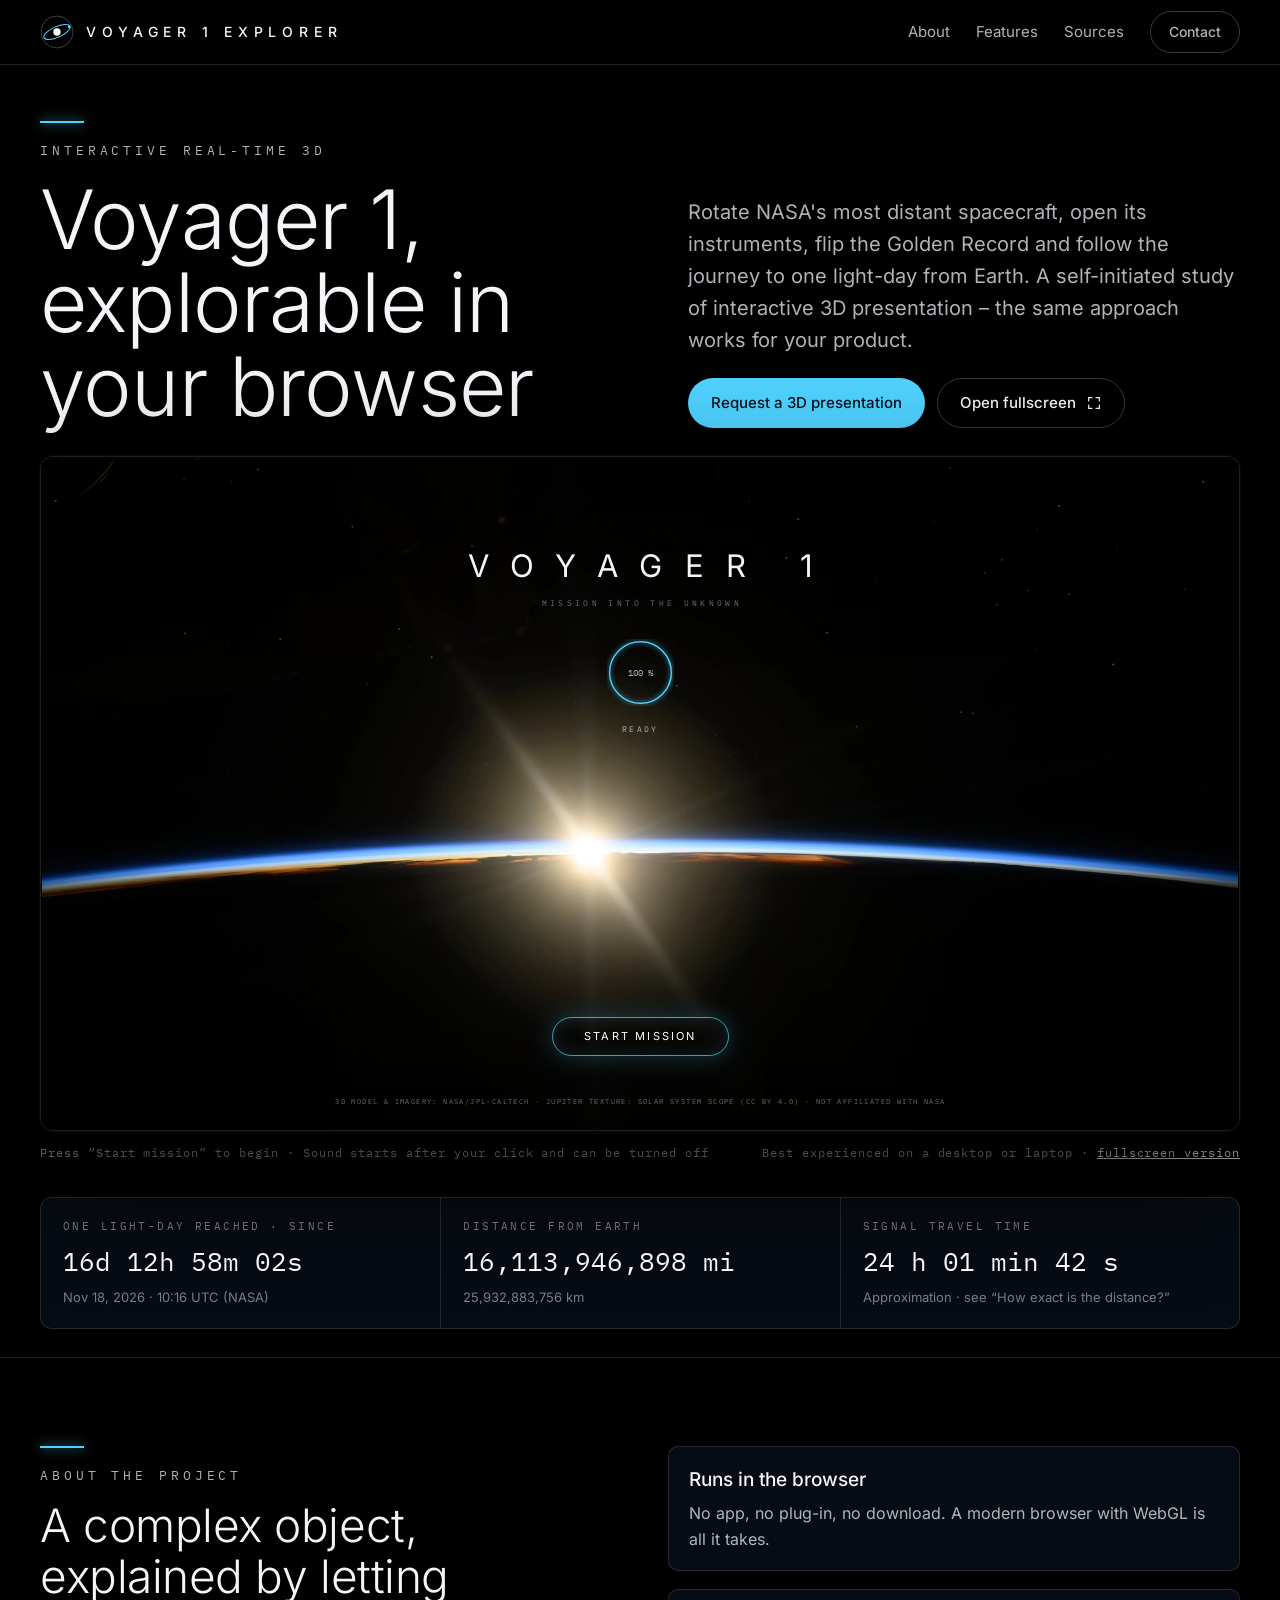
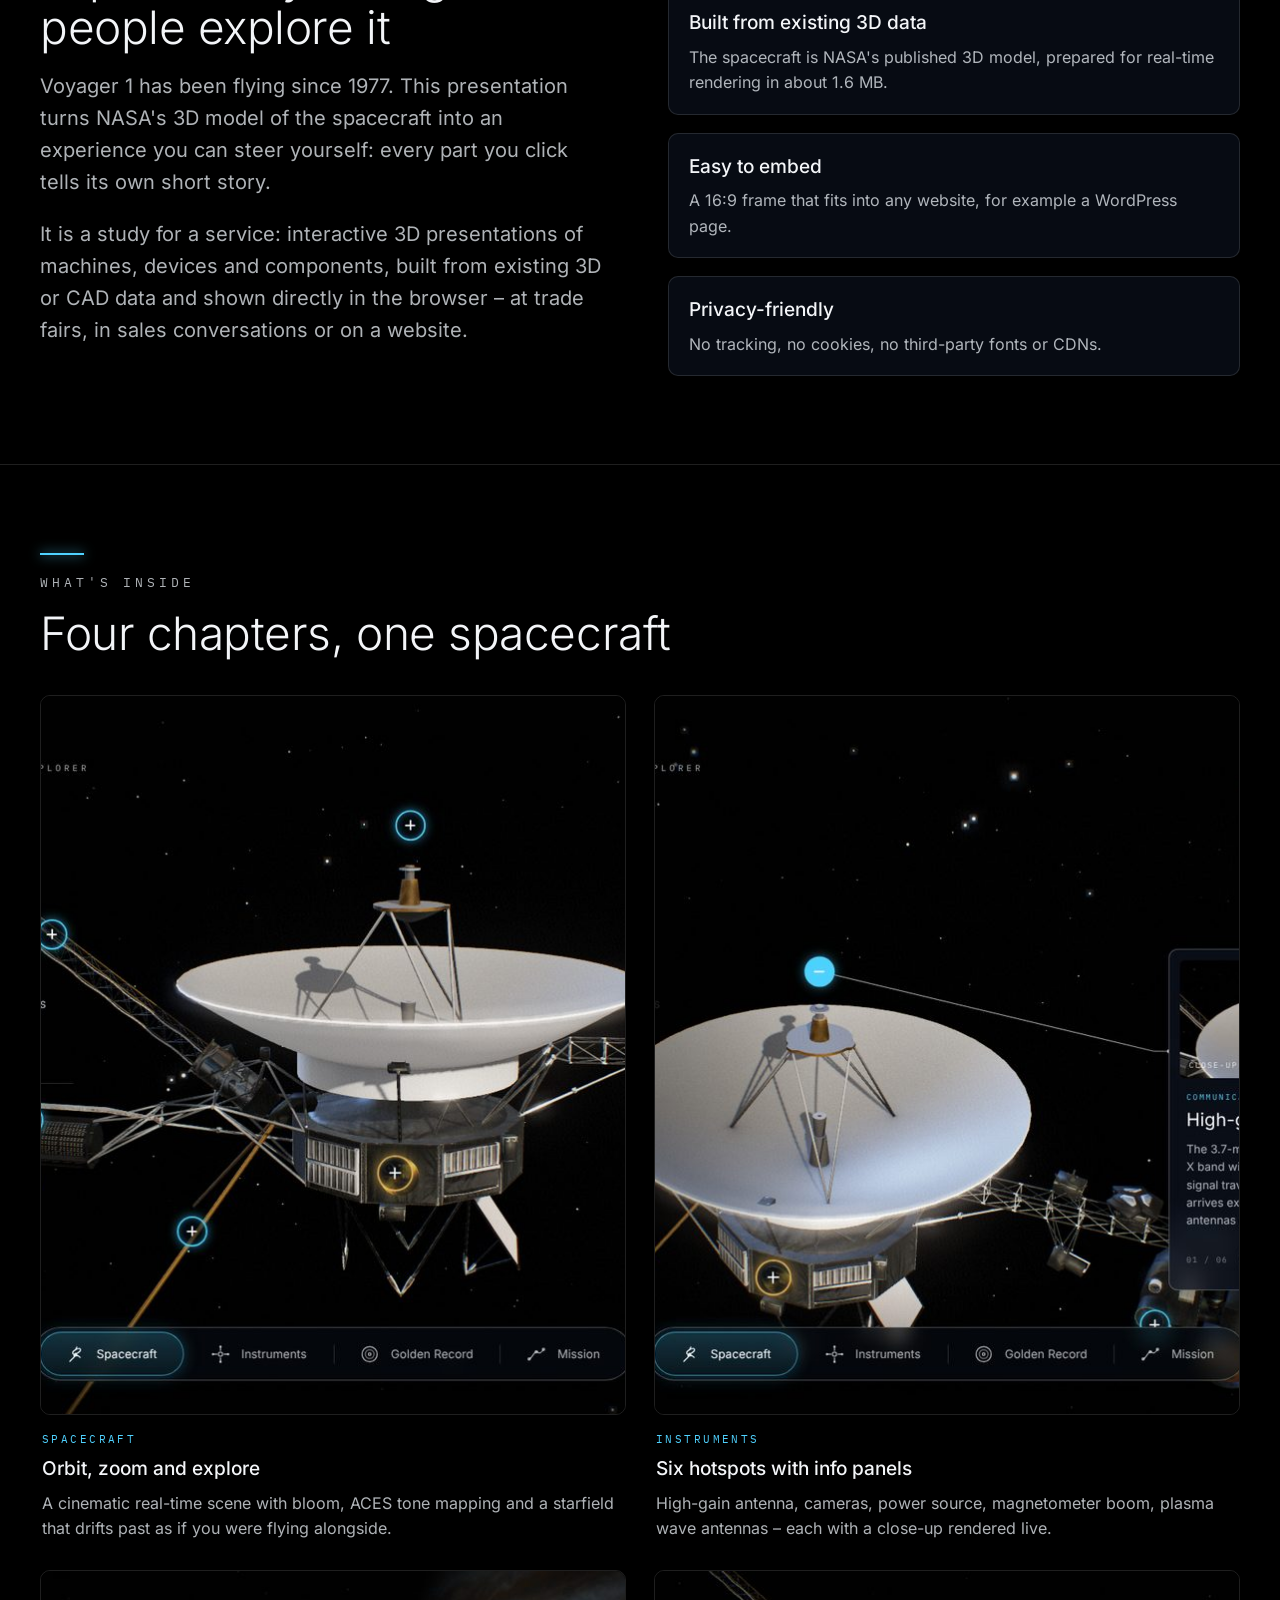
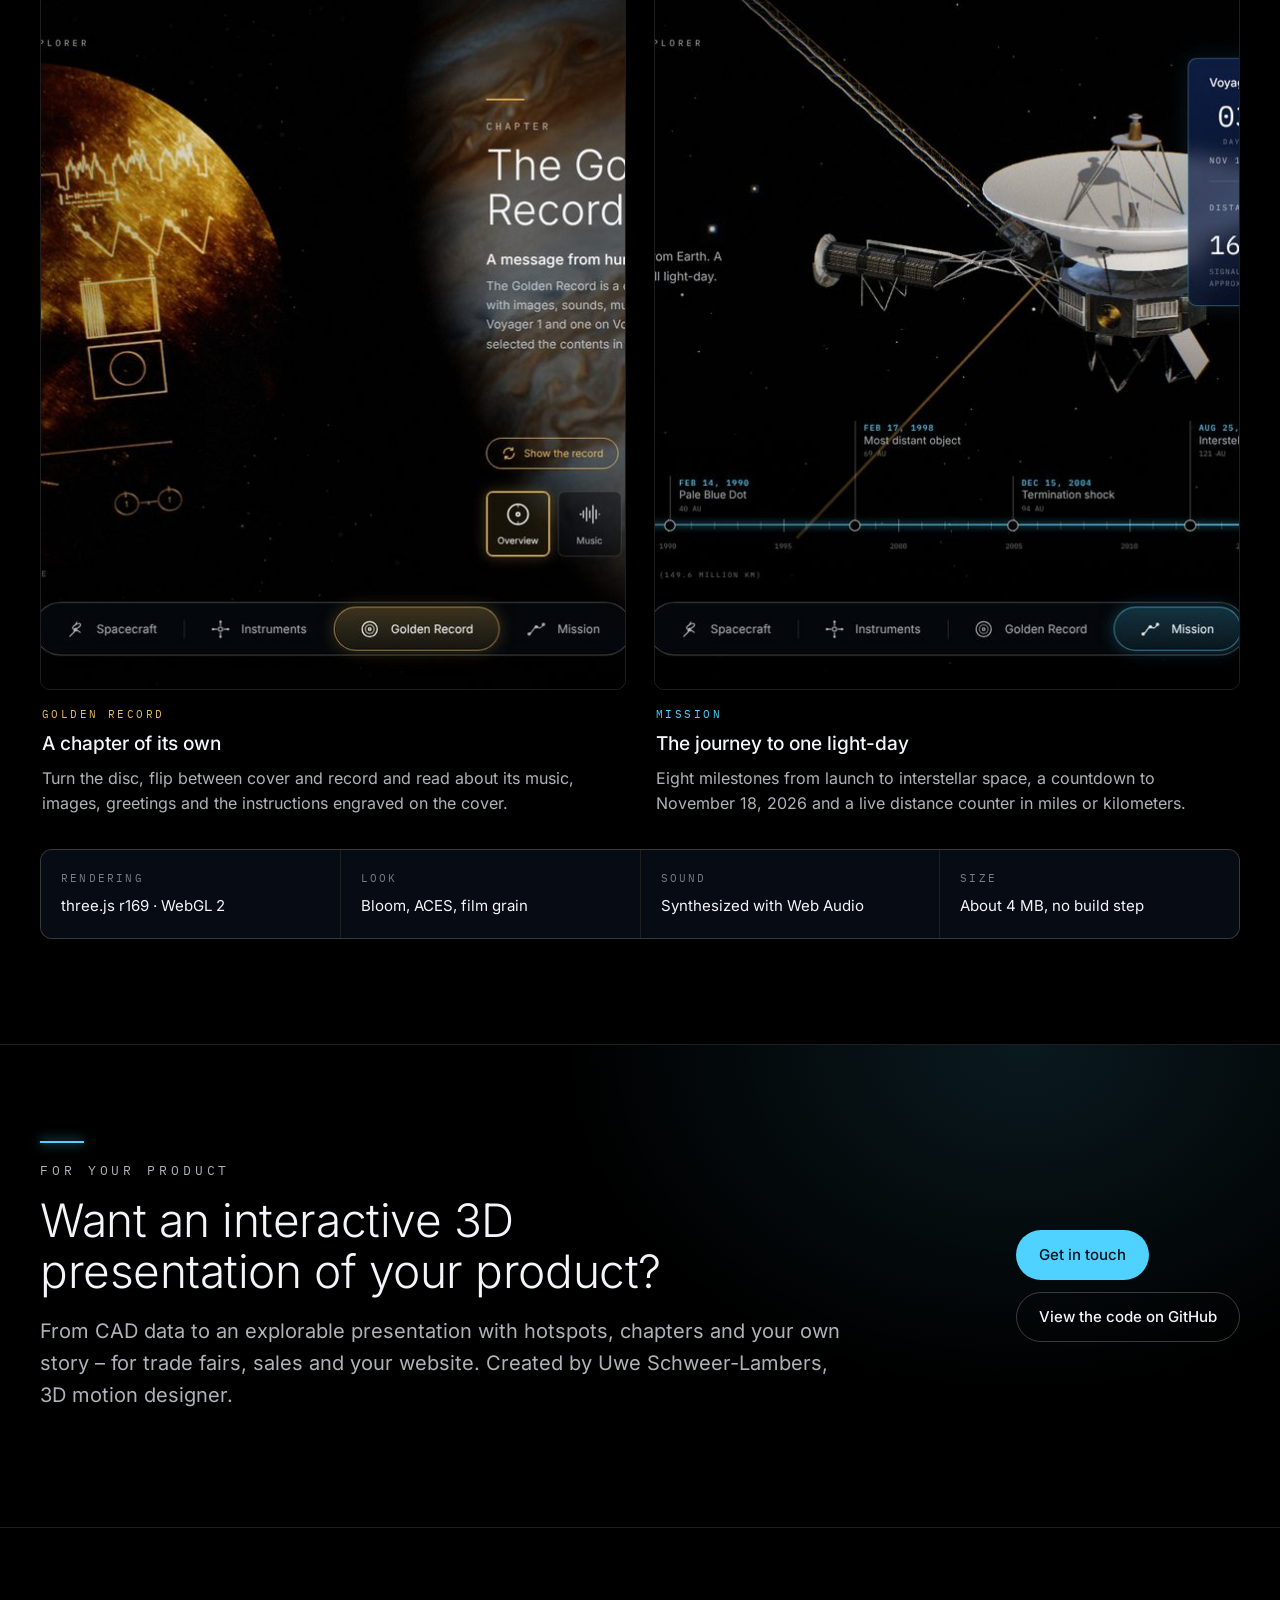
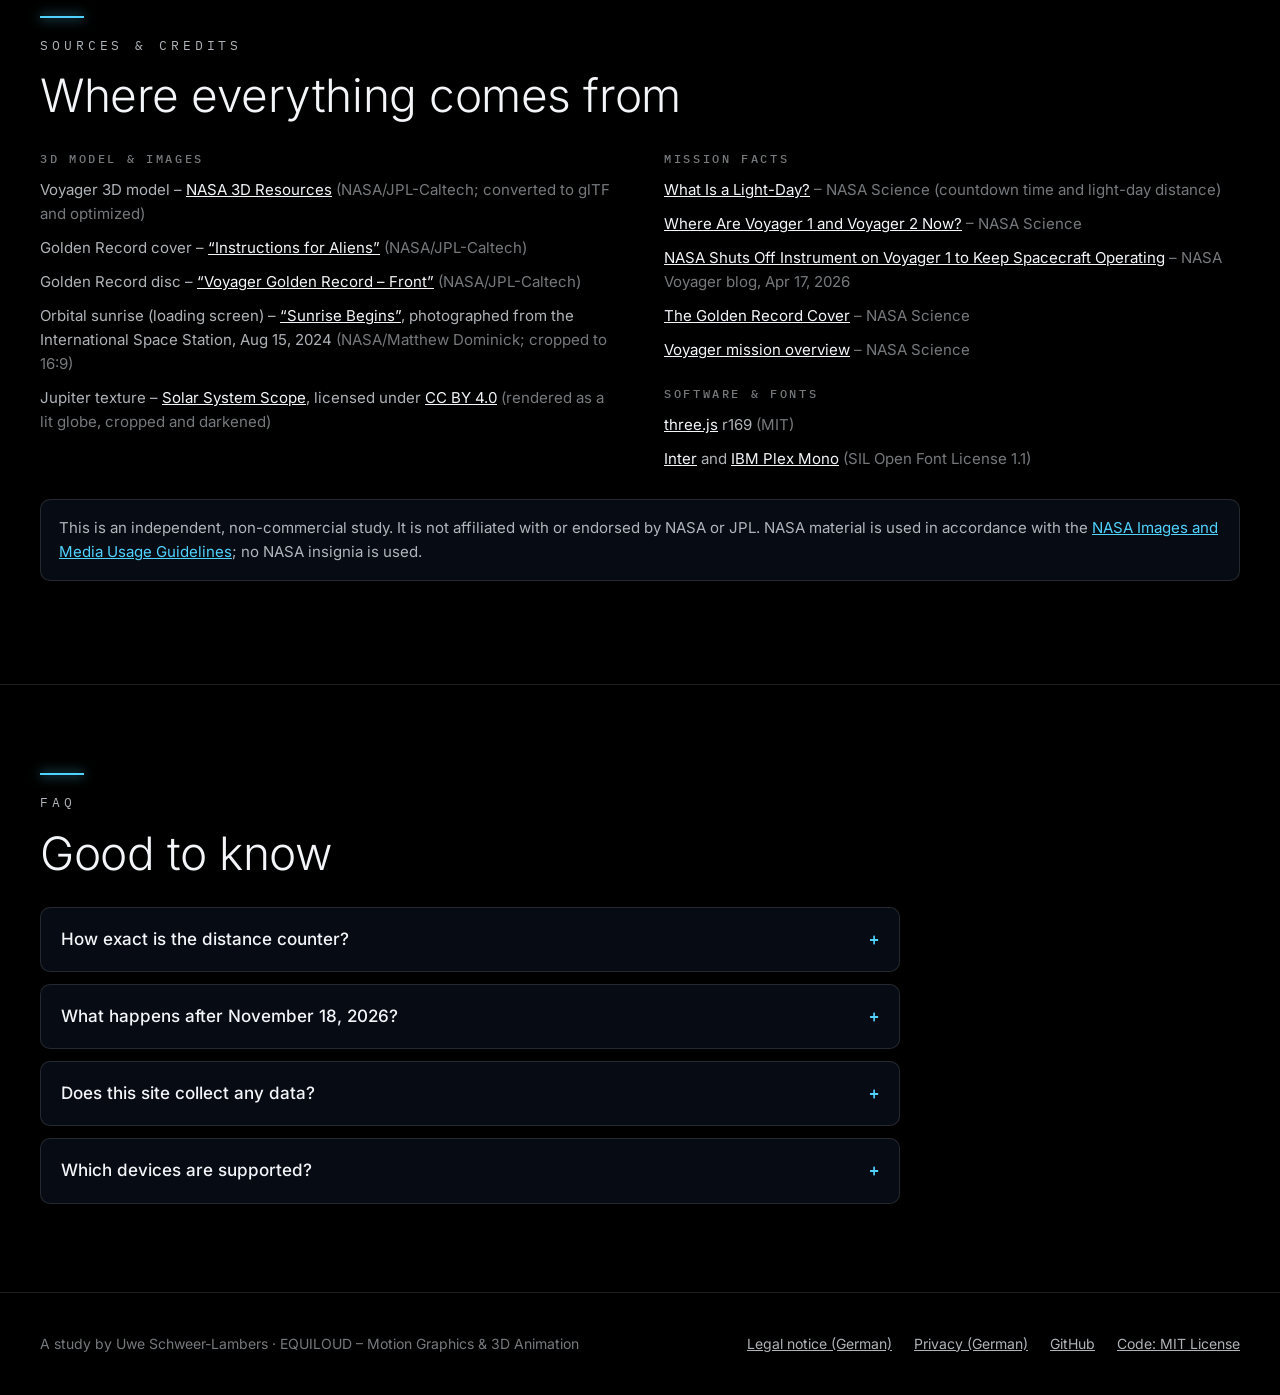
<file: index.html>
<!doctype html>
<html lang="en">
<head>
<meta charset="utf-8">
<meta name="viewport" content="width=device-width, initial-scale=1, viewport-fit=cover">
<title>Voyager 1 Explorer · Interactive real-time 3D</title>
<meta name="description" content="Explore NASA's Voyager 1 spacecraft in real-time 3D: instruments, the Golden Record and the journey to one light-day from Earth – a browser-based study in interactive 3D presentation.">
<link rel="canonical" href="https://uschweerlambers-art.github.io/voyager-explorer/">
<meta name="robots" content="index, follow">
<meta name="theme-color" content="#000000">
<link rel="icon" href="assets/favicon.svg" type="image/svg+xml">

<meta property="og:type" content="website">
<meta property="og:site_name" content="Voyager 1 Explorer">
<meta property="og:title" content="Voyager 1 Explorer · Interactive real-time 3D">
<meta property="og:description" content="Explore NASA's most distant spacecraft, the Golden Record and the journey to one light-day – right in your browser.">
<meta property="og:url" content="https://uschweerlambers-art.github.io/voyager-explorer/">
<meta property="og:image" content="https://uschweerlambers-art.github.io/voyager-explorer/assets/og-image.jpg">
<meta property="og:image:width" content="1200">
<meta property="og:image:height" content="630">
<meta property="og:image:alt" content="The Voyager 1 spacecraft rendered in 3D against a starfield, with the title Voyager 1 Explorer">
<meta name="twitter:card" content="summary_large_image">
<meta name="twitter:title" content="Voyager 1 Explorer · Interactive real-time 3D">
<meta name="twitter:description" content="Explore NASA's most distant spacecraft, the Golden Record and the journey to one light-day – right in your browser.">
<meta name="twitter:image" content="https://uschweerlambers-art.github.io/voyager-explorer/assets/og-image.jpg">

<!-- Fonts are self-hosted; this page makes no requests to third-party servers. -->
<link rel="stylesheet" href="app/lib/fonts.css">
<style>
:root{
  --bg:#000;
  --surface:#070b13;
  --surface-2:#0c1220;
  --ink:#f3f5f8;
  --ink-2:rgba(236,241,247,.74);
  --ink-3:rgba(236,241,247,.5);
  --line:rgba(255,255,255,.12);
  --line-2:rgba(255,255,255,.22);
  --accent:#4fd2ff;
  --accent-ink:#03111c;
  --gold:#e9b85c;
  --font-sans:Inter,system-ui,-apple-system,"Segoe UI",Roboto,sans-serif;
  --font-mono:"IBM Plex Mono",ui-monospace,SFMono-Regular,Menlo,monospace;
  --max:1240px;
  color-scheme:dark;
}
*{box-sizing:border-box}
html{scroll-behavior:smooth}
@media (prefers-reduced-motion:reduce){html{scroll-behavior:auto}}
body{margin:0;background:var(--bg);color:var(--ink);font-family:var(--font-sans);font-size:17px;line-height:1.6;-webkit-font-smoothing:antialiased}
img{max-width:100%;display:block}
a{color:var(--accent)}
a:focus-visible,button:focus-visible,iframe:focus-visible{outline:2px solid var(--accent);outline-offset:3px;border-radius:4px}
.wrap{max-width:var(--max);margin:0 auto;padding-left:max(20px,env(safe-area-inset-left,0px));padding-right:max(20px,env(safe-area-inset-right,0px))}
.skip{position:absolute;left:-999px;top:8px;background:var(--accent);color:var(--accent-ink);padding:8px 14px;border-radius:6px;z-index:50}
.skip:focus{left:12px}
.kicker{display:block;font-family:var(--font-mono);font-size:13px;letter-spacing:.3em;text-transform:uppercase;color:var(--ink-2)}
.kicker::before{content:"";display:block;width:44px;height:2px;background:var(--accent);box-shadow:0 0 12px var(--accent);margin-bottom:18px}
h1,h2,h3{text-wrap:balance;font-weight:300;letter-spacing:-.01em;margin:0}
h2{font-size:clamp(30px,4vw,46px);line-height:1.1;margin:14px 0 18px}
h3{font-weight:500;font-size:19px;letter-spacing:0;margin:0 0 6px}
p{margin:0 0 1em}
.lead{font-size:clamp(17px,1.6vw,20px);color:var(--ink-2);max-width:62ch}

/* header */
.top{position:sticky;top:env(safe-area-inset-top,0px);z-index:20;background:rgba(0,0,0,.72);backdrop-filter:blur(12px);border-bottom:1px solid var(--line)}
body::before{content:"";position:fixed;inset:0 0 auto;height:env(safe-area-inset-top,0px);background:#000;z-index:21}
.top .wrap{display:flex;align-items:center;justify-content:space-between;gap:16px;min-height:64px}
.brand{display:flex;align-items:center;gap:12px;color:var(--ink);text-decoration:none}
.brand svg{width:34px;height:34px;flex:none}
.brand b{font-weight:500;font-size:14px;letter-spacing:.42em}
.nav{display:flex;align-items:center;gap:26px}
.nav a{color:var(--ink-2);text-decoration:none;font-size:15px}
.nav a:hover{color:var(--ink)}
.btn{display:inline-flex;align-items:center;gap:10px;padding:12px 22px;border-radius:99px;font-size:15px;font-weight:500;text-decoration:none;border:1px solid transparent;transition:background .2s,border-color .2s,color .2s}
.btn-primary{background:var(--accent);color:var(--accent-ink)}
.btn-primary:hover{background:#86e1ff}
.btn-ghost{border-color:var(--line-2);color:var(--ink)}
.btn-ghost:hover{border-color:var(--accent);color:var(--accent)}
.btn svg{width:16px;height:16px}
.nav .btn{padding:9px 18px;font-size:14px}
@media (max-width:760px){.nav a:not(.btn){display:none}}

/* hero */
.hero{padding:56px 0 28px}
.hero-head{display:grid;grid-template-columns:minmax(0,1.1fr) minmax(0,1fr);gap:40px;align-items:end;margin-bottom:28px}
.hero h1{font-size:clamp(40px,6.4vw,82px);line-height:1.02;margin-top:16px}
.hero .lead{margin:0}
.hero-ctas{display:flex;flex-wrap:wrap;gap:12px;margin-top:22px}
@media (max-width:860px){.hero-head{grid-template-columns:minmax(0,1fr);gap:18px}}
.stage{position:relative;width:100%;max-width:100%;aspect-ratio:16/9;border-radius:14px;overflow:hidden;background:#000;border:1px solid var(--line);box-shadow:0 40px 120px rgba(0,0,0,.6),0 0 0 1px rgba(79,210,255,.06)}
.stage iframe{position:absolute;inset:0;width:100%;height:100%;border:0}
.stage-note{display:flex;flex-wrap:wrap;justify-content:space-between;gap:8px 20px;margin-top:12px;font-family:var(--font-mono);font-size:12px;letter-spacing:.08em;color:var(--ink-3)}
.stage-note a{color:var(--ink-2)}

/* live strip */
.live{margin:34px 0 0;display:grid;grid-template-columns:repeat(3,minmax(0,1fr));border:1px solid var(--line);border-radius:12px;background:var(--surface)}
.live>div{padding:20px 22px;min-width:0}
.live>div+div{border-left:1px solid var(--line)}
.live span{display:block;font-family:var(--font-mono);font-size:11px;letter-spacing:.22em;text-transform:uppercase;color:var(--ink-3)}
.live b{display:block;margin-top:6px;font-family:var(--font-mono);font-weight:400;font-size:clamp(18px,2.2vw,26px);font-variant-numeric:tabular-nums;color:#fff;overflow-wrap:anywhere}
.live small{display:block;margin-top:4px;font-size:13px;color:var(--ink-3)}
@media (max-width:760px){.live{grid-template-columns:minmax(0,1fr)}.live>div+div{border-left:0;border-top:1px solid var(--line)}}

/* sections */
section.block{padding:88px 0;border-top:1px solid var(--line)}
.split{display:grid;grid-template-columns:minmax(0,1fr) minmax(0,1fr);gap:56px;align-items:start}
@media (max-width:860px){.split{grid-template-columns:minmax(0,1fr);gap:28px}}
.points{list-style:none;margin:0;padding:0;display:grid;gap:18px}
.points li{padding:18px 20px;border:1px solid var(--line);border-radius:10px;background:var(--surface)}
.points li p{margin:0;color:var(--ink-2);font-size:16px}
.features{display:grid;grid-template-columns:repeat(2,minmax(0,1fr));gap:28px;margin-top:36px}
@media (max-width:760px){.features{grid-template-columns:minmax(0,1fr)}}
.feature{margin:0}
.feature img{border-radius:10px;border:1px solid var(--line);aspect-ratio:16/9;object-fit:cover;width:100%}
.feature figcaption{padding:16px 2px 0}
.feature figcaption p{color:var(--ink-2);font-size:16px;margin:0}
.feature .tag{font-family:var(--font-mono);font-size:11px;letter-spacing:.22em;text-transform:uppercase;color:var(--accent);display:block;margin-bottom:6px}
.feature.gold .tag{color:var(--gold)}
.tech{display:grid;grid-template-columns:repeat(4,minmax(0,1fr));gap:1px;background:var(--line);border:1px solid var(--line);border-radius:12px;overflow:hidden;margin-top:32px}
.tech div{background:var(--surface);padding:20px}
.tech dt{font-family:var(--font-mono);font-size:11px;letter-spacing:.2em;text-transform:uppercase;color:var(--ink-3)}
.tech dd{margin:6px 0 0;font-size:15px;color:var(--ink)}
@media (max-width:860px){.tech{grid-template-columns:repeat(2,minmax(0,1fr))}}

/* CTA */
.cta{padding:96px 0;border-top:1px solid var(--line);background:radial-gradient(60% 120% at 80% 0%,rgba(79,210,255,.12),transparent 60%),var(--bg)}
.cta .box{display:grid;grid-template-columns:minmax(0,1.3fr) auto;gap:32px;align-items:center}
@media (max-width:860px){.cta .box{grid-template-columns:minmax(0,1fr)}}
.cta-actions{display:flex;flex-direction:column;gap:12px;align-items:flex-start}

/* sources */
.sources{display:grid;grid-template-columns:repeat(2,minmax(0,1fr));gap:24px 48px;margin-top:28px}
@media (max-width:760px){.sources{grid-template-columns:minmax(0,1fr)}}
.sources h3{font-family:var(--font-mono);font-weight:500;font-size:12px;letter-spacing:.22em;text-transform:uppercase;color:var(--ink-3);margin-bottom:10px}
.sources ul{list-style:none;margin:0;padding:0;display:grid;gap:10px}
.sources li{font-size:15px;color:var(--ink-2);min-width:0;overflow-wrap:anywhere}
.sources li a{color:var(--ink)}
.sources li em{font-style:normal;color:var(--ink-3)}
.note{margin-top:28px;padding:16px 18px;border:1px solid var(--line);border-radius:10px;font-size:15px;color:var(--ink-2);background:var(--surface)}

/* faq */
.faq{display:grid;gap:12px;margin-top:28px;max-width:860px}
.faq details{border:1px solid var(--line);border-radius:10px;background:var(--surface);padding:0 20px}
.faq summary{cursor:pointer;list-style:none;padding:18px 0;font-weight:500;display:flex;justify-content:space-between;gap:16px}
.faq summary::-webkit-details-marker{display:none}
.faq summary::after{content:"+";font-family:var(--font-mono);color:var(--accent)}
.faq details[open] summary::after{content:"–"}
.faq details p{color:var(--ink-2);font-size:16px}

/* footer */
footer{border-top:1px solid var(--line);padding:40px 0 calc(40px + env(safe-area-inset-bottom,0px));font-size:14px;color:var(--ink-3)}
footer .wrap{display:flex;flex-wrap:wrap;justify-content:space-between;gap:16px 32px}
footer nav{display:flex;flex-wrap:wrap;gap:8px 22px}
footer a{color:var(--ink-2)}
</style>
</head>
<body>
<a class="skip" href="#main">Skip to content</a>

<header class="top">
  <div class="wrap">
    <a class="brand" href="#top" aria-label="Voyager 1 Explorer – back to top">
      <svg viewBox="0 0 48 48" fill="none" aria-hidden="true"><circle cx="24" cy="24" r="22.5" stroke="rgba(255,255,255,.35)"/><ellipse cx="24" cy="24" rx="20" ry="7.5" transform="rotate(-24 24 24)" stroke="#4fd2ff" stroke-width="1.4"/><circle cx="24" cy="24" r="5.2" fill="#fff"/><circle cx="41.2" cy="16.6" r="2" fill="#4fd2ff"/></svg>
      <b>VOYAGER 1 EXPLORER</b>
    </a>
    <nav class="nav" aria-label="Main">
      <a href="#about">About</a>
      <a href="#features">Features</a>
      <a href="#sources">Sources</a>
      <a class="btn btn-ghost" href="https://www.uweschweerlambers.de/#kontakt" rel="noopener">Contact</a>
    </nav>
  </div>
</header>

<main id="main">
  <section class="hero" id="top">
    <div class="wrap">
      <div class="hero-head">
        <div>
          <span class="kicker">Interactive real-time 3D</span>
          <h1>Voyager 1, explorable in your browser</h1>
        </div>
        <div>
          <p class="lead">Rotate NASA's most distant spacecraft, open its instruments, flip the Golden Record and follow the journey to one light-day from Earth. A self-initiated study of interactive 3D presentation – the same approach works for your product.</p>
          <div class="hero-ctas">
            <a class="btn btn-primary" href="https://www.uweschweerlambers.de/#kontakt" rel="noopener">Request a 3D presentation</a>
            <a class="btn btn-ghost" href="app/index.html">Open fullscreen
              <svg viewBox="0 0 24 24" fill="none" stroke="currentColor" stroke-width="1.8" stroke-linecap="round" aria-hidden="true"><path d="M4 9V4h5M20 9V4h-5M4 15v5h5M20 15v5h-5"/></svg></a>
          </div>
        </div>
      </div>

      <div class="stage">
        <iframe src="app/index.html" title="Voyager 1 Explorer – interactive 3D presentation" allow="fullscreen; autoplay" allowfullscreen></iframe>
      </div>
      <div class="stage-note">
        <span>Press “Start mission” to begin · Sound starts after your click and can be turned off</span>
        <span>Best experienced on a desktop or laptop · <a href="app/index.html">fullscreen version</a></span>
      </div>

      <div class="live" aria-live="off">
        <div><span id="lvLabel">One light-day in</span><b id="lvCount">–</b><small>Nov 18, 2026 · 10:16 UTC (NASA)</small></div>
        <div><span>Distance from Earth</span><b id="lvMi">–</b><small id="lvKm">–</small></div>
        <div><span>Signal travel time</span><b id="lvLt">–</b><small>Approximation · see “How exact is the distance?”</small></div>
      </div>
    </div>
  </section>

  <section class="block" id="about" aria-labelledby="about-h">
    <div class="wrap split">
      <div>
        <span class="kicker">About the project</span>
        <h2 id="about-h">A complex object, explained by letting people explore it</h2>
        <p class="lead">Voyager 1 has been flying since 1977. This presentation turns NASA's 3D model of the spacecraft into an experience you can steer yourself: every part you click tells its own short story.</p>
        <p class="lead">It is a study for a service: interactive 3D presentations of machines, devices and components, built from existing 3D or CAD data and shown directly in the browser – at trade fairs, in sales conversations or on a website.</p>
      </div>
      <ul class="points">
        <li><h3>Runs in the browser</h3><p>No app, no plug-in, no download. A modern browser with WebGL is all it takes.</p></li>
        <li><h3>Built from existing 3D data</h3><p>The spacecraft is NASA's published 3D model, prepared for real-time rendering in about 1.6 MB.</p></li>
        <li><h3>Easy to embed</h3><p>A 16:9 frame that fits into any website, for example a WordPress page.</p></li>
        <li><h3>Privacy-friendly</h3><p>No tracking, no cookies, no third-party fonts or CDNs.</p></li>
      </ul>
    </div>
  </section>

  <section class="block" id="features" aria-labelledby="features-h">
    <div class="wrap">
      <span class="kicker">What's inside</span>
      <h2 id="features-h">Four chapters, one spacecraft</h2>
      <div class="features">
        <figure class="feature">
          <img src="assets/shot-spacecraft.jpg" width="1280" height="720" loading="lazy" alt="Voyager 1 in 3D against a starfield, with hotspot markers on its antenna, cameras and power source">
          <figcaption><span class="tag">Spacecraft</span><h3>Orbit, zoom and explore</h3><p>A cinematic real-time scene with bloom, ACES tone mapping and a starfield that drifts past as if you were flying alongside.</p></figcaption>
        </figure>
        <figure class="feature">
          <img src="assets/shot-hotspots.jpg" width="1280" height="720" loading="lazy" alt="An info panel about the high-gain antenna, connected by a line to the hotspot on the dish">
          <figcaption><span class="tag">Instruments</span><h3>Six hotspots with info panels</h3><p>High-gain antenna, cameras, power source, magnetometer boom, plasma wave antennas – each with a close-up rendered live.</p></figcaption>
        </figure>
        <figure class="feature gold">
          <img src="assets/shot-golden-record.jpg" width="1280" height="720" loading="lazy" alt="The engraved cover of the Golden Record as a rotating 3D disc in front of a darkened Jupiter">
          <figcaption><span class="tag">Golden Record</span><h3>A chapter of its own</h3><p>Turn the disc, flip between cover and record and read about its music, images, greetings and the instructions engraved on the cover.</p></figcaption>
        </figure>
        <figure class="feature">
          <img src="assets/shot-journey.jpg" width="1280" height="720" loading="lazy" alt="A timeline from 1977 to 2026 with milestones, a countdown to one light-day and a distance counter">
          <figcaption><span class="tag">Mission</span><h3>The journey to one light-day</h3><p>Eight milestones from launch to interstellar space, a countdown to November 18, 2026 and a live distance counter in miles or kilometers.</p></figcaption>
        </figure>
      </div>
      <dl class="tech">
        <div><dt>Rendering</dt><dd>three.js r169 · WebGL 2</dd></div>
        <div><dt>Look</dt><dd>Bloom, ACES, film grain</dd></div>
        <div><dt>Sound</dt><dd>Synthesized with Web Audio</dd></div>
        <div><dt>Size</dt><dd>About 4 MB, no build step</dd></div>
      </dl>
    </div>
  </section>

  <section class="cta" aria-labelledby="cta-h">
    <div class="wrap box">
      <div>
        <span class="kicker">For your product</span>
        <h2 id="cta-h">Want an interactive 3D presentation of your product?</h2>
        <p class="lead">From CAD data to an explorable presentation with hotspots, chapters and your own story – for trade fairs, sales and your website. Created by Uwe Schweer-Lambers, 3D motion designer.</p>
      </div>
      <div class="cta-actions">
        <a class="btn btn-primary" href="https://www.uweschweerlambers.de/#kontakt" rel="noopener">Get in touch</a>
        <a class="btn btn-ghost" href="https://github.com/uschweerlambers-art/voyager-explorer" rel="noopener">View the code on GitHub</a>
      </div>
    </div>
  </section>

  <section class="block" id="sources" aria-labelledby="sources-h">
    <div class="wrap">
      <span class="kicker">Sources &amp; credits</span>
      <h2 id="sources-h">Where everything comes from</h2>
      <div class="sources">
        <div>
          <h3>3D model &amp; images</h3>
          <ul>
            <li>Voyager 3D model – <a href="https://science.nasa.gov/3d-resources/" rel="noopener">NASA 3D Resources</a> <em>(NASA/JPL-Caltech; converted to glTF and optimized)</em></li>
            <li>Golden Record cover – <a href="https://www.nasa.gov/image-detail/the-sounds-of-earth-record-cover" rel="noopener">“Instructions for Aliens”</a> <em>(NASA/JPL-Caltech)</em></li>
            <li>Golden Record disc – <a href="https://science.nasa.gov/image-detail/voyager-gold-record-front" rel="noopener">“Voyager Golden Record – Front”</a> <em>(NASA/JPL-Caltech)</em></li>
            <li>Orbital sunrise (loading screen) – <a href="https://www.nasa.gov/image-article/sunrise-begins/" rel="noopener">“Sunrise Begins”</a>, photographed from the International Space Station, Aug 15, 2024 <em>(NASA/Matthew Dominick; cropped to 16:9)</em></li>
            <li>Jupiter texture – <a href="https://www.solarsystemscope.com/textures/" rel="noopener">Solar System Scope</a>, licensed under <a href="https://creativecommons.org/licenses/by/4.0/" rel="noopener">CC BY 4.0</a> <em>(rendered as a lit globe, cropped and darkened)</em></li>
          </ul>
        </div>
        <div>
          <h3>Mission facts</h3>
          <ul>
            <li><a href="https://science.nasa.gov/mission/voyager/voyager-1/voyager-1-what-is-a-light-day/" rel="noopener">What Is a Light-Day?</a> <em>– NASA Science (countdown time and light-day distance)</em></li>
            <li><a href="https://science.nasa.gov/mission/voyager/where-are-voyager-1-and-voyager-2-now/" rel="noopener">Where Are Voyager 1 and Voyager 2 Now?</a> <em>– NASA Science</em></li>
            <li><a href="https://science.nasa.gov/blogs/voyager/2026/04/17/nasa-shuts-off-instrument-on-voyager-1-to-keep-spacecraft-operating/" rel="noopener">NASA Shuts Off Instrument on Voyager 1 to Keep Spacecraft Operating</a> <em>– NASA Voyager blog, Apr 17, 2026</em></li>
            <li><a href="https://science.nasa.gov/mission/voyager/golden-record-cover/" rel="noopener">The Golden Record Cover</a> <em>– NASA Science</em></li>
            <li><a href="https://science.nasa.gov/mission/voyager/" rel="noopener">Voyager mission overview</a> <em>– NASA Science</em></li>
          </ul>
          <h3 style="margin-top:22px">Software &amp; fonts</h3>
          <ul>
            <li><a href="https://threejs.org/" rel="noopener">three.js</a> r169 <em>(MIT)</em></li>
            <li><a href="https://rsms.me/inter/" rel="noopener">Inter</a> and <a href="https://github.com/IBM/plex" rel="noopener">IBM Plex Mono</a> <em>(SIL Open Font License 1.1)</em></li>
          </ul>
        </div>
      </div>
      <p class="note">This is an independent, non-commercial study. It is not affiliated with or endorsed by NASA or JPL. NASA material is used in accordance with the <a href="https://www.nasa.gov/nasa-brand-center/images-and-media/" rel="noopener">NASA Images and Media Usage Guidelines</a>; no NASA insignia is used.</p>
    </div>
  </section>

  <section class="block" id="faq" aria-labelledby="faq-h">
    <div class="wrap">
      <span class="kicker">FAQ</span>
      <h2 id="faq-h">Good to know</h2>
      <div class="faq">
        <details>
          <summary>How exact is the distance counter?</summary>
          <p>It is an approximation. It is anchored to NASA's figure that Voyager 1 is exactly one light-day (16,094,799,096 miles / 25,902,068,356 km) from Earth on November 18, 2026 at 5:16:07 a.m. EST. From there it adds the spacecraft's speed of about 16.9 km/s and Earth's position on its orbit around the Sun. Values can differ from NASA's live figures by some tens of thousands of kilometers.</p>
        </details>
        <details>
          <summary>What happens after November 18, 2026?</summary>
          <p>The countdown turns into a counter showing the time since Voyager 1 reached one light-day. The distance and the signal travel time keep growing.</p>
        </details>
        <details>
          <summary>Does this site collect any data?</summary>
          <p>There are no cookies, no analytics and no forms. All files, including fonts and the 3D library, are served from this site. If you switch between miles and kilometers, that choice is stored only in your own browser. The site is hosted on GitHub Pages; GitHub processes technical data such as IP addresses to deliver it. See the privacy notice linked below.</p>
        </details>
        <details>
          <summary>Which devices are supported?</summary>
          <p>Current versions of Chrome, Edge, Firefox and Safari with WebGL 2. It also runs on phones and tablets, but the 16:9 presentation is best viewed on a larger screen or in landscape.</p>
        </details>
      </div>
    </div>
  </section>
</main>

<footer>
  <div class="wrap">
    <div>A study by Uwe Schweer-Lambers · EQUILOUD – Motion Graphics &amp; 3D Animation</div>
    <nav aria-label="Legal">
      <a href="https://www.uweschweerlambers.de/impressum/" rel="noopener" hreflang="de">Legal notice (German)</a>
      <a href="https://www.uweschweerlambers.de/datenschutzerklaerung/" rel="noopener" hreflang="de">Privacy (German)</a>
      <a href="https://github.com/uschweerlambers-art/voyager-explorer" rel="noopener">GitHub</a>
      <a href="https://github.com/uschweerlambers-art/voyager-explorer/blob/main/LICENSE" rel="noopener">Code: MIT License</a>
    </nav>
  </div>
</footer>

<script>
/* Live strip: same model as the distance counter in the presentation (see app/index.html). */
(function(){
  var LIGHTDAY_UTC=Date.UTC(2026,10,18,10,16,7), D_LIGHTDAY=25902068356;
  var C=299792.458, AU=149597870.7, V=16.9, MI=1.609344;
  var ra=258.3*Math.PI/180, de=12.1*Math.PI/180, ep=23.439*Math.PI/180;
  var x=Math.cos(de)*Math.cos(ra), y=Math.cos(de)*Math.sin(ra), z=Math.sin(de);
  var U=[x, y*Math.cos(ep)+z*Math.sin(ep), -y*Math.sin(ep)+z*Math.cos(ep)];
  function earth(ms){var n=ms/864e5+2440587.5-2451545,r=Math.PI/180,L=(280.46+.9856474*n)*r,g=(357.528+.9856003*n)*r,l=L+(1.915*Math.sin(g)+.02*Math.sin(2*g))*r+Math.PI,R=(1.00014-.01671*Math.cos(g)-.00014*Math.cos(2*g))*AU;return[R*Math.cos(l),R*Math.sin(l),0];}
  function dist(ms,R0){var R=R0+V*(ms-LIGHTDAY_UTC)/1000,e=earth(ms);return Math.hypot(R*U[0]-e[0],R*U[1]-e[1],R*U[2]-e[2]);}
  var R0=D_LIGHTDAY; for(var i=0;i<6;i++){R0+=D_LIGHTDAY-dist(LIGHTDAY_UTC,R0);}
  var f=new Intl.NumberFormat('en-US',{maximumFractionDigits:0});
  var $=function(id){return document.getElementById(id);};
  function p(n){return String(n).padStart(2,'0');}
  function tick(){
    var now=Date.now(), diff=LIGHTDAY_UTC-now, past=diff<0; diff=Math.abs(diff);
    var d=Math.floor(diff/864e5),h=Math.floor(diff/36e5)%24,m=Math.floor(diff/6e4)%60,s=Math.floor(diff/1e3)%60;
    $('lvLabel').textContent= past ? 'One light-day reached · since' : 'One light-day in';
    $('lvCount').textContent= d+'d '+p(h)+'h '+p(m)+'m '+p(s)+'s';
    var km=dist(now,R0); $('lvMi').textContent=f.format(km/MI)+' mi'; $('lvKm').textContent=f.format(km)+' km';
    var lt=km/C; $('lvLt').textContent=Math.floor(lt/3600)+' h '+p(Math.floor(lt/60)%60)+' min '+p(Math.floor(lt)%60)+' s';
  }
  tick(); setInterval(tick,1000);
})();
</script>
</body>
</html>
</file>
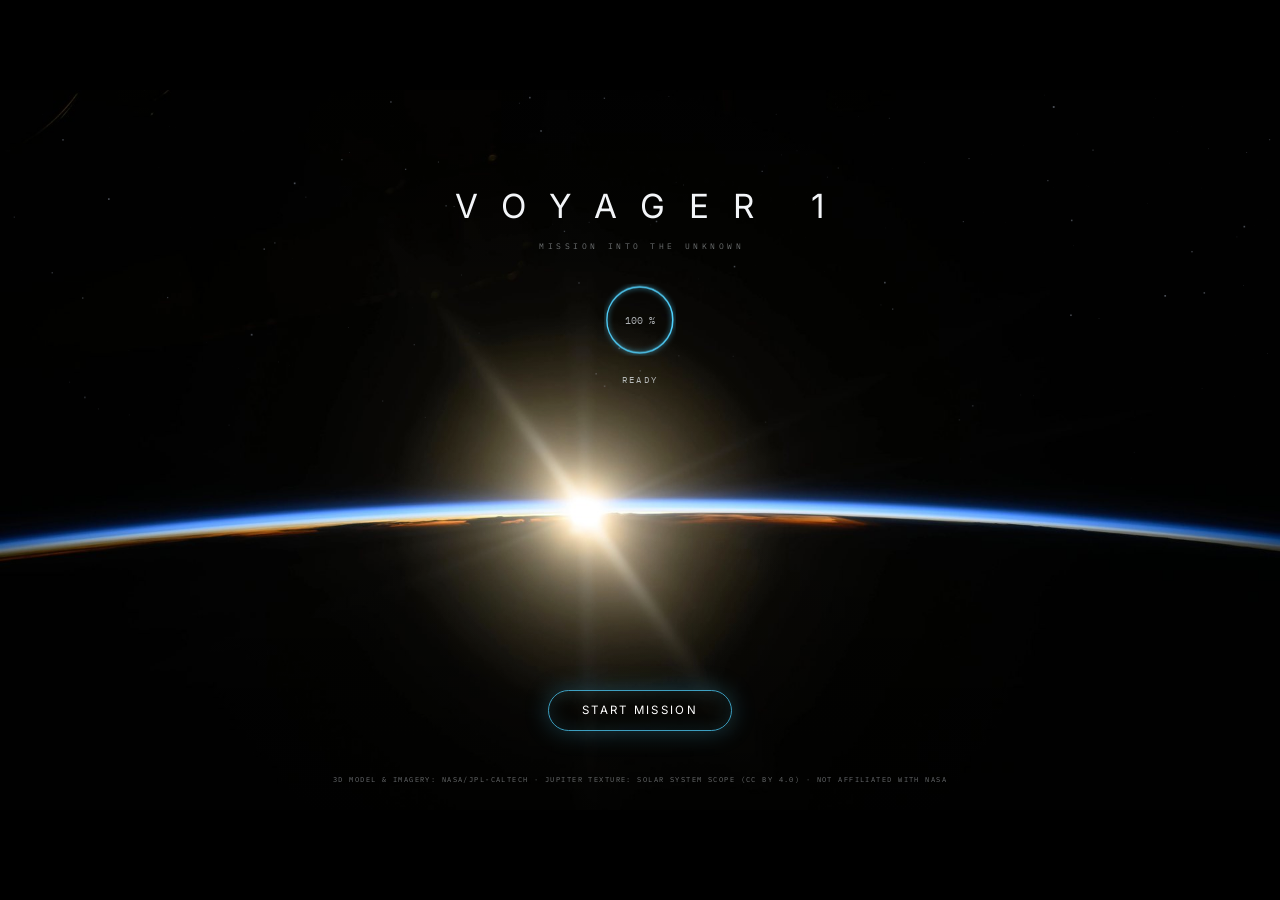
<file: app/index.html>
<!doctype html>
<html lang="en">
<head>
<meta charset="utf-8">
<meta name="viewport" content="width=device-width, initial-scale=1">
<title>Voyager 1 Explorer</title>
<meta name="robots" content="noindex">
<link rel="canonical" href="https://uschweerlambers-art.github.io/voyager-explorer/">
<!-- three.js and fonts are self-hosted in lib/ (no requests to Google Fonts or CDNs) -->
<link rel="stylesheet" href="lib/fonts.css">
<style>
:root{
  --bg:#000;
  --ink:#f3f5f8;
  --ink-2:rgba(236,241,247,.72);
  --ink-3:rgba(236,241,247,.45);
  --line:rgba(255,255,255,.16);
  --line-2:rgba(255,255,255,.28);
  --glass:rgba(8,12,20,.55);
  --glass-2:rgba(14,20,32,.72);
  --accent:#4fd2ff;
  --accent-soft:rgba(79,210,255,.18);
  --gold:#e9b85c;
  --gold-soft:rgba(233,184,92,.18);
}
/* Deliberately a single dark look (space, cinematic). */
:root{color-scheme:dark}
*{box-sizing:border-box;margin:0;padding:0}
html,body{height:100%;background:var(--bg);color:var(--ink);font-family:Inter,system-ui,sans-serif;overflow:hidden;-webkit-font-smoothing:antialiased}
button{font:inherit;color:inherit;background:none;border:0;cursor:pointer}
#wrap{position:fixed;inset:0;display:grid;place-items:center;background:#000}
#stage{position:relative;width:min(100vw,calc(100vh*16/9));aspect-ratio:16/9;overflow:hidden;overflow:clip;background:#000;container-type:inline-size;user-select:none}
#gl{position:absolute;inset:0;width:100%;height:100%;display:block;touch-action:none}
.fs{font-size:max(10px,1cqw)}
/* ---------- top bar ---------- */
.brand{position:absolute;left:2.8cqw;top:2.4cqw;display:flex;align-items:center;gap:1.6cqw;z-index:5}
.brand .mark{width:4.2cqw;height:4.2cqw;display:grid;place-items:center}
.brand .mark img{width:100%;height:auto;display:block}
.brand .mark svg{width:100%;height:100%}
.brand .div{width:1px;height:3.2cqw;background:var(--line-2)}
.brand h1{font-weight:500;font-size:max(13px,1.55cqw);letter-spacing:.62em;line-height:1}
.brand p{font-family:'IBM Plex Mono',monospace;font-size:max(8px,.68cqw);letter-spacing:.38em;color:var(--ink-2);margin-top:.7cqw;text-transform:uppercase}
.tools{position:absolute;right:2.6cqw;top:2.2cqw;display:flex;gap:.4cqw;padding:.45cqw .7cqw;border:1px solid var(--line);border-radius:99px;background:var(--glass);backdrop-filter:blur(10px);z-index:6}
.tools button{width:2.9cqw;height:2.9cqw;min-width:26px;min-height:26px;border-radius:50%;display:grid;place-items:center;color:var(--ink-2);transition:.25s}
.tools button:hover{color:#fff;background:rgba(255,255,255,.08)}
.tools button.on{color:var(--accent)}
.tools svg{width:52%;height:52%}
/* ---------- left column ---------- */
.intro{position:absolute;left:4.6cqw;top:10.4cqw;width:25cqw;z-index:4;transition:opacity .5s,transform .5s}
.intro.dim{opacity:.18}
.intro.hide{opacity:0;transform:translateX(-1.5cqw);pointer-events:none}
.kicker{display:block;font-family:'IBM Plex Mono',monospace;font-size:max(9px,.78cqw);letter-spacing:.34em;text-transform:uppercase;color:var(--ink-2)}
.kicker::before{content:"";display:block;width:3cqw;height:2px;background:var(--accent);margin-bottom:1.5cqw;box-shadow:0 0 12px var(--accent)}
.intro h2{font-weight:300;font-size:max(24px,3.75cqw);line-height:1.04;letter-spacing:-.01em;margin:.9cqw 0 1.6cqw}
.intro p.lead{font-size:max(11px,.98cqw);line-height:1.62;color:var(--ink-2);max-width:23cqw}
.facts{display:flex;gap:2.2cqw;margin-top:2.2cqw;padding-top:1.4cqw;border-top:1px solid var(--line)}
.facts div{display:flex;flex-direction:column;gap:.35cqw}
.facts b{font-weight:400;font-size:max(13px,1.35cqw);letter-spacing:.01em}
.facts span{font-family:'IBM Plex Mono',monospace;font-size:max(8px,.62cqw);letter-spacing:.2em;color:var(--ink-3);text-transform:uppercase}
.list{margin-top:1.8cqw;display:flex;flex-direction:column;border-top:1px solid var(--line)}
.list button{display:flex;align-items:center;gap:1.1cqw;padding:.85cqw 0;border-bottom:1px solid var(--line);text-align:left;font-size:max(11px,.95cqw);color:var(--ink-2);transition:.25s}
.list button i{font-style:normal;font-family:'IBM Plex Mono',monospace;font-size:max(8px,.66cqw);color:var(--ink-3);width:1.8cqw}
.list button:hover,.list button.on{color:#fff;padding-left:.5cqw}
.list button.on i,.list button:hover i{color:var(--accent)}
.list button.gold.on i,.list button.gold:hover i{color:var(--gold)}
.timeline{margin-top:1.6cqw;position:relative;padding-left:1.8cqw}
.timeline::before{content:"";position:absolute;left:.42cqw;top:.6cqw;bottom:.6cqw;width:1px;background:var(--line-2)}
.timeline button{position:relative;display:grid;grid-template-columns:4.2cqw 1fr;align-items:baseline;width:100%;text-align:left;padding:.62cqw 0;color:var(--ink-2);font-size:max(11px,.92cqw);transition:.25s}
.timeline button::before{content:"";position:absolute;left:-1.72cqw;top:50%;width:.7cqw;height:.7cqw;margin-top:-.35cqw;border-radius:50%;border:1px solid var(--ink-3);background:#000;transition:.25s}
.timeline button b{font-family:'IBM Plex Mono',monospace;font-weight:500;font-size:max(9px,.78cqw);color:var(--ink-3)}
.timeline button.on,.timeline button:hover{color:#fff}
.timeline button.on b{color:var(--accent)}
.timeline button.on::before{border-color:var(--accent);background:var(--accent);box-shadow:0 0 10px var(--accent)}
.mtext{margin-top:1.2cqw;font-size:max(11px,.92cqw);line-height:1.6;color:var(--ink-2);min-height:6.5cqw}
/* ---------- scrim for legibility ---------- */
.scrim{position:absolute;inset:0;pointer-events:none;z-index:2;background:linear-gradient(90deg,rgba(0,0,0,.62) 0%,rgba(0,0,0,.35) 24%,rgba(0,0,0,0) 40%),linear-gradient(0deg,rgba(0,0,0,.45),rgba(0,0,0,0) 18%),linear-gradient(180deg,rgba(0,0,0,.4),rgba(0,0,0,0) 16%)}
/* ---------- hotspots ---------- */
#hotspots{position:absolute;inset:0;pointer-events:none;z-index:3}
.hs{position:absolute;left:0;top:0;width:2.35cqw;height:2.35cqw;min-width:24px;min-height:24px;margin:0;transform:translate(-50%,-50%);pointer-events:auto;transition:opacity .35s}
.hs .dot{position:absolute;inset:0;border-radius:50%;border:2px solid var(--accent);background:rgba(4,14,24,.55);display:grid;place-items:center;box-shadow:0 0 14px rgba(79,210,255,.55),inset 0 0 8px rgba(79,210,255,.35);transition:transform .25s,background .25s}
.hs .dot::before,.hs .dot::after{content:"";position:absolute;background:#fff;border-radius:1px}
.hs .dot::before{width:38%;height:2px}.hs .dot::after{width:2px;height:38%;transition:transform .3s}
.hs::after{content:"";position:absolute;inset:-30%;border-radius:50%;border:1px solid var(--accent);opacity:0;animation:pulse 2.6s infinite}
.hs.gold .dot{border-color:var(--gold);box-shadow:0 0 18px rgba(233,184,92,.7),inset 0 0 8px rgba(233,184,92,.4)}
.hs.gold::after{border-color:var(--gold)}
.hs.gold{width:2.8cqw;height:2.8cqw}
@keyframes pulse{0%{transform:scale(.7);opacity:.8}100%{transform:scale(1.45);opacity:0}}
.hs:hover .dot{transform:scale(1.12);background:rgba(79,210,255,.25)}
.hs.gold:hover .dot{background:rgba(233,184,92,.25)}
.hs.active .dot{background:var(--accent)}
.hs.gold.active .dot{background:var(--gold)}
.hs.active .dot::after{transform:scaleY(0)}
.hs.active::after{animation:none}
.hs.occ{opacity:.28}
.hs.off{opacity:0;pointer-events:none}
.hs .lbl{position:absolute;top:50%;left:calc(100% + .9cqw);transform:translateY(-50%) translateX(-.4cqw);white-space:nowrap;padding:.5cqw .9cqw;border:1px solid var(--line-2);border-radius:.5cqw;background:var(--glass-2);backdrop-filter:blur(8px);font-size:max(10px,.8cqw);letter-spacing:.02em;opacity:0;transition:.3s;pointer-events:none}
.hs.left .lbl{left:auto;right:calc(100% + .9cqw)}
.hs:hover .lbl,#stage.labels .hs .lbl{opacity:1;transform:translateY(-50%)}
#stage.labels .hs.active .lbl,#stage.labels .hs.nolbl .lbl{opacity:0}
/* ---------- connector + panel ---------- */
#link{position:absolute;inset:0;width:100%;height:100%;pointer-events:none;z-index:3}
#link polyline{fill:none;stroke:rgba(255,255,255,.75);stroke-width:1;transition:opacity .3s}
#link circle{fill:#fff}
.panel{position:absolute;right:11.4cqw;top:19.8cqw;width:21.2cqw;min-width:220px;border:1px solid var(--line-2);border-radius:.7cqw;background:var(--glass-2);backdrop-filter:blur(14px);z-index:5;padding:.8cqw;transition:opacity .45s,transform .45s;box-shadow:0 30px 80px rgba(0,0,0,.55)}
.panel.hide{opacity:0;transform:translateY(1cqw);pointer-events:none}
.panel .img{position:relative;aspect-ratio:16/7.6;border-radius:.4cqw;overflow:hidden;background:#05070b}
.panel .img img{width:100%;height:100%;object-fit:cover;display:block}
.panel .img .tag{position:absolute;left:.7cqw;bottom:.6cqw;font-family:'IBM Plex Mono',monospace;font-size:max(8px,.6cqw);letter-spacing:.2em;color:rgba(255,255,255,.75);text-transform:uppercase}
.panel .x{position:absolute;right:1.3cqw;top:1.3cqw;width:2.2cqw;height:2.2cqw;min-width:22px;min-height:22px;border-radius:50%;display:grid;place-items:center;background:rgba(0,0,0,.45);z-index:2}
.panel .x:hover{background:rgba(255,255,255,.15)}
.panel .x svg{width:55%;height:55%}
.panel .body{padding:1.1cqw .5cqw .5cqw}
.panel .meta{font-family:'IBM Plex Mono',monospace;font-size:max(8px,.62cqw);letter-spacing:.22em;color:var(--accent);text-transform:uppercase}
.panel.gold .meta{color:var(--gold)}
.panel h3{font-weight:400;font-size:max(15px,1.42cqw);margin:.5cqw 0 .8cqw;letter-spacing:.005em}
.panel p{font-size:max(11px,.9cqw);line-height:1.55;color:var(--ink-2)}
.panel .row{display:flex;justify-content:space-between;align-items:center;margin-top:1.3cqw}
.panel .more{display:inline-flex;align-items:center;gap:.7cqw;color:var(--accent);font-size:max(11px,.92cqw)}
.panel.gold .more{color:var(--gold)}
.panel .more svg{width:1.7cqw;height:1.7cqw;min-width:18px;min-height:18px}
.panel .more:hover{filter:brightness(1.25)}
.panel .nav{display:flex;gap:.4cqw}
.panel .nav button{width:2.1cqw;height:2.1cqw;min-width:22px;min-height:22px;border:1px solid var(--line);border-radius:50%;display:grid;place-items:center;color:var(--ink-2)}
.panel .nav button:hover{border-color:var(--line-2);color:#fff}
.panel .nav svg{width:50%;height:50%}
.panel .count{font-family:'IBM Plex Mono',monospace;font-size:max(8px,.62cqw);color:var(--ink-3);letter-spacing:.15em;margin-right:.6cqw;align-self:center}
/* ---------- bottom nav ---------- */
.dock{position:absolute;left:50%;bottom:2.6cqw;transform:translateX(-50%);display:flex;align-items:center;padding:.35cqw;border:1px solid var(--line-2);border-radius:99px;background:var(--glass);backdrop-filter:blur(12px);z-index:6}
.dock button{display:flex;align-items:center;gap:.9cqw;padding:.95cqw 2.1cqw;border-radius:99px;font-size:max(11px,.92cqw);color:var(--ink-2);position:relative;transition:color .25s,background .25s}
.dock button+button::before{content:"";position:absolute;left:0;top:28%;bottom:28%;width:1px;background:var(--line)}
.dock button.on::before,.dock button.on+button::before{opacity:0}
.dock button svg{width:1.5cqw;height:1.5cqw;min-width:15px;min-height:15px}
.dock button:hover{color:#fff}
.dock button.on{color:#fff;background:linear-gradient(180deg,rgba(79,210,255,.22),rgba(79,210,255,.08));box-shadow:inset 0 0 0 1px rgba(79,210,255,.65),0 0 22px rgba(79,210,255,.25)}
.dock button.on.gold{background:linear-gradient(180deg,rgba(233,184,92,.25),rgba(233,184,92,.08));box-shadow:inset 0 0 0 1px rgba(233,184,92,.7),0 0 22px rgba(233,184,92,.25)}
/* ---------- corner bracket ---------- */
.corner{position:absolute;right:2.6cqw;bottom:2.4cqw;width:9.2cqw;height:3.9cqw;min-width:88px;display:flex;flex-direction:column;align-items:center;justify-content:center;z-index:4;text-align:center}
.corner::before,.corner::after{content:"";position:absolute;inset:0;border:2px solid rgba(255,255,255,.75)}
.corner::before{clip-path:polygon(0 0,14% 0,14% 2px,2px 2px,2px 30%,0 30%,0 70%,2px 70%,2px calc(100% - 2px),14% calc(100% - 2px),14% 100%,0 100%)}
.corner::after{clip-path:polygon(100% 0,86% 0,86% 2px,calc(100% - 2px) 2px,calc(100% - 2px) 30%,100% 30%,100% 70%,calc(100% - 2px) 70%,calc(100% - 2px) calc(100% - 2px),86% calc(100% - 2px),86% 100%,100% 100%)}
.corner b{font-weight:400;font-size:max(12px,1.08cqw)}
.corner span{font-size:max(8px,.72cqw);color:var(--ink-2);margin-top:.15cqw}
/* ---------- golden record view ---------- */
.rec{position:absolute;inset:0;z-index:4;pointer-events:none;opacity:0;transition:opacity .6s}
.rec::before{content:"";position:absolute;inset:0;background:linear-gradient(270deg,rgba(0,0,0,.62) 0%,rgba(0,0,0,.45) 32%,rgba(0,0,0,0) 55%)}
.rec.show{opacity:1}
.rec.show .rcol,.rec.show .back{pointer-events:auto}
.back{position:absolute;left:4.6cqw;top:10cqw;display:inline-flex;align-items:center;gap:.7cqw;font-family:'IBM Plex Mono',monospace;font-size:max(9px,.72cqw);letter-spacing:.22em;text-transform:uppercase;color:var(--ink-2)}
.back svg{width:1.3cqw;height:1.3cqw;min-width:14px}
.back:hover{color:#fff}
.rcol{position:absolute;right:5cqw;top:10cqw;width:33cqw}
.rcol .kicker::before{background:var(--gold);box-shadow:0 0 12px var(--gold)}
.rcol h2{font-weight:300;font-size:max(22px,3.3cqw);line-height:1.05;margin:.9cqw 0 1.4cqw}
.rcol .rtext{min-height:13.5cqw}
.rcol h4{font-weight:500;font-size:max(13px,1.15cqw);margin-bottom:.7cqw;color:#fff}
.rcol p{font-size:max(11px,.95cqw);line-height:1.6;color:var(--ink-2)}
.rcol ul{list-style:none;margin-top:.8cqw;display:grid;grid-template-columns:1fr 1fr;gap:.35cqw 1.6cqw}
.rcol li{font-size:max(10px,.8cqw);color:var(--ink-2);padding-left:1cqw;position:relative;line-height:1.4}
.rcol li::before{content:"";position:absolute;left:0;top:.55em;width:.35cqw;height:.35cqw;border-radius:50%;background:var(--gold)}
.tiles{display:grid;grid-template-columns:repeat(6,1fr);gap:.6cqw;margin-top:1.8cqw}
.tiles button{aspect-ratio:1/1.02;border:1px solid var(--line);border-radius:.5cqw;background:rgba(10,12,18,.5);display:flex;flex-direction:column;align-items:center;justify-content:center;gap:.6cqw;font-size:max(9px,.72cqw);color:var(--ink-2);transition:.25s}
.tiles button svg{width:2cqw;height:2cqw;min-width:16px}
.tiles button:hover{border-color:var(--line-2);color:#fff}
.tiles button.on{color:#fff;border-color:var(--gold);box-shadow:0 0 0 1px var(--gold) inset,0 0 18px rgba(233,184,92,.3);background:rgba(233,184,92,.1)}
.hint-drag{position:absolute;left:24cqw;bottom:8.6cqw;transform:translateX(-50%);font-family:'IBM Plex Mono',monospace;font-size:max(8px,.62cqw);letter-spacing:.25em;color:var(--ink-3);text-transform:uppercase}
.flip{display:inline-flex;align-items:center;gap:.6cqw;margin-top:1.2cqw;padding:.55cqw 1.1cqw;border:1px solid var(--gold);border-radius:99px;color:var(--gold);font-size:max(10px,.8cqw)}
.flip:hover{background:var(--gold-soft)}
.flip svg{width:1.2cqw;height:1.2cqw;min-width:13px}
/* ---------- journey (mission timeline) ---------- */
.journey{position:absolute;inset:0;z-index:4;pointer-events:none;opacity:0;transition:opacity .6s}
.journey.show{opacity:1}
.journey.show .track,.journey.show .cdown{pointer-events:auto}
.journey::before{content:"";position:absolute;inset:0;background:linear-gradient(0deg,rgba(0,0,0,.78) 0%,rgba(0,0,0,.5) 34%,rgba(0,0,0,0) 60%)}
.jcol{position:absolute;left:4.6cqw;top:10.4cqw;width:30cqw}
.jcol h2{font-weight:300;font-size:max(24px,3.75cqw);line-height:1.04;margin:.9cqw 0 1.5cqw}
.jsel{min-height:10cqw}
.jsel .jy{display:flex;align-items:baseline;gap:1.2cqw}
.jsel .jy b{font-family:'IBM Plex Mono',monospace;font-weight:500;font-size:max(12px,1.1cqw);color:var(--accent);letter-spacing:.08em}
.jsel .jy span{font-size:max(14px,1.35cqw);color:#fff}
.jsel p{font-size:max(11px,.95cqw);line-height:1.6;color:var(--ink-2);margin-top:.7cqw;max-width:28cqw}
.jsel .jau{margin-top:.9cqw;font-family:'IBM Plex Mono',monospace;font-size:max(9px,.72cqw);letter-spacing:.18em;color:var(--ink-3);text-transform:uppercase}
.jsel .jau em{font-style:normal;color:#fff;font-size:max(12px,1.05cqw);letter-spacing:.04em;margin-right:.4cqw}
.cdown{position:absolute;right:2.6cqw;top:6.8cqw;width:28.5cqw;min-width:230px;padding:1.3cqw 1.6cqw 1.2cqw;border:1px solid rgba(79,210,255,.4);border-radius:.7cqw;background:linear-gradient(160deg,rgba(18,40,92,.72),rgba(6,14,32,.72));backdrop-filter:blur(12px);box-shadow:0 0 30px rgba(79,210,255,.12)}
.clabel{font-size:max(11px,.92cqw);font-weight:500;color:#fff}
.cdigits{display:flex;justify-content:space-between;gap:.3cqw;margin:.9cqw 0 .7cqw;font-family:'IBM Plex Mono',monospace;font-variant-numeric:tabular-nums}
.cdigits div{display:flex;flex-direction:column;align-items:center;min-width:4cqw}
.cdigits b{font-weight:400;font-size:max(20px,2.3cqw);line-height:1;color:#fff}
.cdigits span{font-size:max(7px,.56cqw);letter-spacing:.24em;color:var(--ink-3);margin-top:.5cqw}
.cdigits i{font-style:normal;font-size:max(18px,2.2cqw);line-height:1;color:var(--ink-3)}
.cdate{font-family:'IBM Plex Mono',monospace;font-size:max(8px,.66cqw);letter-spacing:.16em;color:var(--ink-2);text-transform:uppercase}
.track{position:absolute;left:4.6cqw;right:4.6cqw;bottom:8.6cqw;height:20cqw}
.track .axis{position:absolute;left:0;right:0;bottom:4.2cqw;height:2px;background:rgba(255,255,255,.18)}
.track .prog{position:absolute;left:0;bottom:4.2cqw;height:2px;width:0;background:linear-gradient(90deg,rgba(79,210,255,.25),var(--accent));box-shadow:0 0 10px var(--accent);transition:width 2.4s cubic-bezier(.2,.7,.2,1)}
.track .now{position:absolute;bottom:calc(4.2cqw - .45cqw);width:1cqw;height:1cqw;margin-left:-.5cqw;border-radius:50%;background:#fff;box-shadow:0 0 0 .35cqw rgba(79,210,255,.35),0 0 16px var(--accent);opacity:0;transition:opacity .6s 2s}
.journey.show .track .now{opacity:1}
.track .yr{position:absolute;bottom:2.3cqw;transform:translateX(-50%);font-family:'IBM Plex Mono',monospace;font-size:max(7px,.56cqw);color:var(--ink-3)}
.track .tk{position:absolute;bottom:calc(4.2cqw - .3cqw);width:1px;height:.6cqw;background:rgba(255,255,255,.22)}
.track .tk.big{height:1cqw;bottom:calc(4.2cqw - .5cqw);background:rgba(255,255,255,.4)}
.ms{position:absolute;bottom:4.2cqw;transform:translateX(-.5px);text-align:left;cursor:pointer;padding:0;color:inherit}
.ms .st{position:absolute;left:0;bottom:0;width:1px;background:rgba(255,255,255,.35);transition:background .25s}
.ms .dt{position:absolute;left:-.45cqw;bottom:-.45cqw;width:.9cqw;height:.9cqw;border-radius:50%;background:#000;border:1px solid rgba(255,255,255,.8);transition:.25s}
.ms .lb{position:absolute;left:.7cqw;white-space:nowrap;line-height:1.25}
.ms .lb b{display:block;font-family:'IBM Plex Mono',monospace;font-weight:500;font-size:max(8px,.64cqw);letter-spacing:.12em;color:var(--accent);text-transform:uppercase}
.ms .lb span{display:block;font-size:max(10px,.84cqw);color:var(--ink-2);transition:color .25s}
.ms .lb em{display:block;font-style:normal;font-family:'IBM Plex Mono',monospace;font-size:max(7px,.58cqw);color:var(--ink-3);margin-top:.15cqw}
.ms:hover .lb span,.ms.on .lb span{color:#fff}
.ms.on .dt{background:var(--accent);border-color:var(--accent);box-shadow:0 0 12px var(--accent)}
.ms.on .st{background:var(--accent)}
.ms.end .lb{left:auto;right:.7cqw;text-align:right}
.ms.end .dt{width:1.4cqw;height:1.4cqw;left:-.7cqw;bottom:-.7cqw;border:2px solid var(--accent);box-shadow:0 0 16px var(--accent)}
.track .cap{position:absolute;left:0;bottom:0;font-family:'IBM Plex Mono',monospace;font-size:max(7px,.56cqw);letter-spacing:.2em;color:var(--ink-3);text-transform:uppercase}
.track .cap2{left:auto;right:0}
.dist{margin-top:1.2cqw;padding-top:1.1cqw;border-top:1px solid rgba(255,255,255,.14)}
.dhead{display:flex;justify-content:space-between;align-items:center;gap:1cqw}
.dhead>span{font-family:'IBM Plex Mono',monospace;font-size:max(8px,.62cqw);letter-spacing:.22em;color:var(--ink-2);text-transform:uppercase}
.units{display:flex;border:1px solid rgba(255,255,255,.2);border-radius:99px;padding:.15cqw}
.units button{font-family:'IBM Plex Mono',monospace;font-size:max(8px,.62cqw);letter-spacing:.08em;padding:.3cqw .8cqw;border-radius:99px;color:var(--ink-2)}
.units button.on{background:var(--accent);color:#03111c}
.units button:focus-visible{outline:1px solid var(--accent)}
.dnum{margin:.6cqw 0 .4cqw;font-family:'IBM Plex Mono',monospace;font-variant-numeric:tabular-nums;font-size:max(18px,2.05cqw);color:#fff;letter-spacing:.01em;white-space:nowrap}
.dnum small{font-size:.5em;color:var(--ink-2);margin-left:.5cqw;letter-spacing:.1em}
.dmeta{font-family:'IBM Plex Mono',monospace;font-size:max(7px,.58cqw);letter-spacing:.12em;color:var(--ink-3);text-transform:uppercase;line-height:1.6}
/* ---------- help ---------- */
.help{position:absolute;right:2.6cqw;top:6.6cqw;width:19cqw;min-width:200px;padding:1.2cqw 1.4cqw;border:1px solid var(--line-2);border-radius:.7cqw;background:var(--glass-2);backdrop-filter:blur(12px);z-index:7;transition:.3s}
.help.hide{opacity:0;transform:translateY(-.5cqw);pointer-events:none}
.help h5{font-family:'IBM Plex Mono',monospace;font-weight:500;font-size:max(9px,.68cqw);letter-spacing:.25em;color:var(--accent);text-transform:uppercase;margin-bottom:.8cqw}
.help dl{display:grid;grid-template-columns:auto 1fr;gap:.5cqw 1cqw;font-size:max(10px,.82cqw)}
.help dt{color:#fff}.help dd{color:var(--ink-2)}
/* ---------- fade + preloader ---------- */
#fade{position:absolute;inset:0;background:#000;opacity:0;pointer-events:none;z-index:8;transition:opacity .5s}
#fade.on{opacity:1}
#pre{position:absolute;inset:0;z-index:20;background:#000;display:flex;flex-direction:column;align-items:center;justify-content:flex-start;transition:opacity 1.1s ease}
#pre.done{opacity:0;pointer-events:none}
#pre .bg{position:absolute;inset:0;background:#000 url("assets/pre-sunrise.jpg") center 0/cover no-repeat;transform-origin:46% 59%;animation:preZoom 24s ease-out forwards}
#pre .glow{position:absolute;left:46%;top:59%;width:44cqw;height:44cqw;margin:-22cqw 0 0 -22cqw;border-radius:50%;background:radial-gradient(closest-side,rgba(255,236,200,.22),rgba(255,210,150,.08) 45%,transparent 70%);mix-blend-mode:screen;animation:preGlow 5s ease-in-out infinite alternate}
#pre .shade{position:absolute;inset:0;background:linear-gradient(180deg,rgba(0,0,0,.35),rgba(0,0,0,0) 30%,rgba(0,0,0,0) 62%,rgba(0,0,0,.45))}
@keyframes preZoom{from{transform:scale(1.07)}to{transform:scale(1)}}
@keyframes preGlow{from{opacity:.55;transform:scale(.92)}to{opacity:1;transform:scale(1.06)}}
@media (prefers-reduced-motion:reduce){#pre .bg,#pre .glow{animation:none}}
#pre .stars{position:absolute;inset:0;opacity:.35;-webkit-mask-image:linear-gradient(180deg,#000 30%,transparent 55%);mask-image:linear-gradient(180deg,#000 30%,transparent 55%)}
#pre .in{position:relative;z-index:2;display:flex;flex-direction:column;align-items:center;padding-top:7.5cqw;height:100%}
#pre h1{font-weight:400;font-size:max(20px,2.6cqw);letter-spacing:.72em;margin-right:-.72em}
#pre .sub{font-family:'IBM Plex Mono',monospace;font-size:max(8px,.66cqw);letter-spacing:.42em;color:var(--ink-3);margin-top:1.1cqw;text-transform:uppercase;margin-right:-.42em}
#pre .ring{width:5.6cqw;height:5.6cqw;min-width:50px;min-height:50px;margin:2.6cqw 0 1.4cqw;position:relative}
#pre .ring svg{width:100%;height:100%;transform:rotate(-90deg)}
#pre .ring .pct{position:absolute;inset:0;display:grid;place-items:center;font-family:'IBM Plex Mono',monospace;font-size:max(9px,.78cqw);color:var(--ink-2)}
#pre .status{font-family:'IBM Plex Mono',monospace;font-size:max(8px,.7cqw);letter-spacing:.26em;color:var(--ink-2);text-transform:uppercase}
#pre .info{max-width:38cqw;text-align:center;font-size:max(11px,.95cqw);line-height:1.65;color:var(--ink-2);margin-top:auto;min-height:4.8cqw;transition:opacity .5s}
#pre .go{margin:1.6cqw 0 6.2cqw;padding:.95cqw 2.6cqw;border-radius:99px;border:1px solid rgba(79,210,255,.75);color:#fff;font-size:max(11px,.9cqw);letter-spacing:.2em;text-transform:uppercase;box-shadow:0 0 24px rgba(79,210,255,.25),inset 0 0 18px rgba(79,210,255,.12);opacity:0;transform:translateY(.6cqw);transition:.6s;pointer-events:none}
#pre .go.ready{opacity:1;transform:none;pointer-events:auto}
#pre .go:hover{background:var(--accent-soft)}
#pre .credit{position:absolute;bottom:2cqw;z-index:2;font-family:'IBM Plex Mono',monospace;font-size:max(7px,.56cqw);letter-spacing:.2em;color:var(--ink-3);text-transform:uppercase}
.rot{display:none}
@media (orientation:portrait) and (max-width:700px){
  .rot{display:flex;position:fixed;left:16px;right:16px;bottom:16px;padding:10px 14px;border:1px solid var(--line-2);border-radius:10px;background:var(--glass-2);font-size:12px;color:var(--ink-2);z-index:30;justify-content:center}
}
.credits-mini{position:absolute;left:2.8cqw;bottom:2.6cqw;font-family:'IBM Plex Mono',monospace;font-size:max(7px,.54cqw);letter-spacing:.18em;color:var(--ink-3);text-transform:uppercase;z-index:4}
/* compact layout when the 16:9 frame is very small (e.g. embedded on a phone) */
@container (max-width:620px){
  #pre .credit,#pre .info,#pre .sub{display:none}
  #pre .in{padding-top:5cqw;overflow:hidden}
  #pre .ring{margin:2cqw 0 1cqw;min-width:40px;min-height:40px}
  #pre .go{margin:auto 0 5cqw}
  .intro,.credits-mini,.corner,.brand p,.brand .div,.hint-drag{display:none}
  .dock button{font-size:0;gap:0;padding:7px 12px}
  .tools{padding:2px 4px}
  .panel{right:2cqw;top:auto;bottom:12cqw;width:46cqw;min-width:0;padding:4px}
  .panel .body p{display:none}
  .hs{min-width:18px;min-height:18px}
  .track,.jcol,.cdown .cdate,.cdown .dhead,.cdown .dmeta{display:none}
  .cdown{left:50%;right:auto;transform:translateX(-50%);top:15cqw;width:76cqw;min-width:0;padding:6px 12px}
  .clabel{font-size:10px}
  .cdigits{margin:4px 0}
  .cdigits b{font-size:18px}.cdigits i{font-size:15px}.cdigits span{font-size:6px}
  .dist{margin-top:4px;padding-top:4px}
  .dnum{margin:0;font-size:15px}
  .rcol{width:46cqw;right:3cqw;top:16cqw}
  .rcol .rtext p,.rcol ul,.rcol h2,.rcol .kicker{display:none}
  .rcol .rtext{min-height:0}
  .rcol h4{font-size:12px;margin:0}
  .flip{margin-top:6px;padding:3px 9px;font-size:10px}
  .tiles{grid-template-columns:repeat(6,1fr);gap:3px;margin-top:6px}
  .tiles button{font-size:0;gap:0;aspect-ratio:1/1;border-radius:4px}
  .tiles button svg{min-width:13px;width:13px;height:13px}
  .back{font-size:0;top:13cqw}
  .back svg{min-width:18px}
}
</style>
</head>
<body>
<div id="wrap">
<div id="stage">
  <canvas id="gl"></canvas>
  <svg id="link"><polyline points=""/><circle r="2.5" cx="-10" cy="-10"/></svg>
  <div class="scrim"></div>
  <div id="hotspots"></div>

  <header class="brand">
    <div class="mark" id="mark"></div>
    <div class="div"></div>
    <div><h1>VOYAGER 1</h1><p>Interactive spacecraft explorer</p></div>
  </header>

  <div class="tools">
    <button id="bInfo" title="How to use" aria-label="How to use"><svg viewBox="0 0 24 24" fill="none" stroke="currentColor" stroke-width="1.6"><circle cx="12" cy="12" r="9.5"/><path d="M12 11v6M12 7.2v.1" stroke-linecap="round"/></svg></button>
    <button id="bFull" title="Fullscreen" aria-label="Fullscreen"><svg viewBox="0 0 24 24" fill="none" stroke="currentColor" stroke-width="1.6" stroke-linecap="round"><path d="M4 9V4h5M20 9V4h-5M4 15v5h5M20 15v5h-5"/><rect x="9" y="9" width="6" height="6" rx="1"/></svg></button>
    <button id="bSound" title="Sound on" aria-label="Sound on/off" aria-pressed="false"><svg viewBox="0 0 24 24" fill="none" stroke="currentColor" stroke-width="1.6" stroke-linecap="round" stroke-linejoin="round"><path d="M4 9.5h3.5L12 5.5v13l-4.5-4H4z"/><path class="w1" d="M15.5 9.2a4 4 0 0 1 0 5.6"/><path class="w2" d="M18 6.8a7.4 7.4 0 0 1 0 10.4"/><path class="mute" d="M16 9.5l5 5M21 9.5l-5 5" style="display:none"/></svg></button>
  </div>
  <div class="help hide" id="help">
    <h5>How to use</h5>
    <dl>
      <dt>Drag</dt><dd>Rotate the spacecraft</dd>
      <dt>Scroll / pinch</dt><dd>Zoom (limited)</dd>
      <dt>⊕ Hotspot</dt><dd>Details on a component</dd>
      <dt>Double-click</dt><dd>Reset the view</dd>
      <dt>← →</dt><dd>Browse hotspots</dd>
      <dt>Esc</dt><dd>Close panel / go back</dd>
      <dt>Speaker</dt><dd>Ambient sound on/off</dd>
    </dl>
  </div>

  <section class="intro" id="intro"></section>

  <aside class="panel hide" id="panel">
    <button class="x" id="pClose" aria-label="Close"><svg viewBox="0 0 24 24" fill="none" stroke="#fff" stroke-width="1.8" stroke-linecap="round"><path d="M6 6l12 12M18 6L6 18"/></svg></button>
    <div class="img"><img id="pImg" alt=""><span class="tag" id="pTag"></span></div>
    <div class="body">
      <div class="meta" id="pMeta"></div>
      <h3 id="pTitle"></h3>
      <p id="pText"></p>
      <div class="row">
        <button class="more" id="pMore"><svg viewBox="0 0 24 24" fill="none" stroke="currentColor" stroke-width="1.5"><circle cx="12" cy="12" r="10"/><path d="M10 8.5v7l5.5-3.5z" fill="currentColor" stroke="none"/></svg><span id="pMoreTxt">Explore the record</span></button>
        <div class="nav"><span class="count" id="pCount"></span>
          <button id="pPrev" aria-label="Previous"><svg viewBox="0 0 24 24" fill="none" stroke="currentColor" stroke-width="2" stroke-linecap="round"><path d="M14.5 6l-6 6 6 6"/></svg></button>
          <button id="pNext" aria-label="Next"><svg viewBox="0 0 24 24" fill="none" stroke="currentColor" stroke-width="2" stroke-linecap="round"><path d="M9.5 6l6 6-6 6"/></svg></button>
        </div>
      </div>
    </div>
  </aside>

  <section class="rec" id="rec">
    <button class="back" id="recBack"><svg viewBox="0 0 24 24" fill="none" stroke="currentColor" stroke-width="1.8" stroke-linecap="round"><path d="M15 6l-6 6 6 6"/></svg>Back to the spacecraft</button>
    <div class="rcol">
      <span class="kicker">Chapter</span>
      <h2>The Golden<br>Record</h2>
      <div class="rtext" id="rText"></div>
      <button class="flip" id="rFlip"><svg viewBox="0 0 24 24" fill="none" stroke="currentColor" stroke-width="1.8" stroke-linecap="round"><path d="M4 12a8 8 0 0 1 14-5.3M20 12a8 8 0 0 1-14 5.3"/><path d="M18 3v4h-4M6 21v-4h4"/></svg><span>Flip the record</span></button>
      <div class="tiles" id="tiles"></div>
    </div>
    <div class="hint-drag">Drag to rotate</div>
  </section>

  <nav class="dock" id="dock">
    <button data-mode="probe" class="on"><svg viewBox="0 0 24 24" fill="none" stroke="currentColor" stroke-width="1.4" stroke-linecap="round" stroke-linejoin="round"><ellipse cx="13.5" cy="8.5" rx="5.5" ry="2.4" transform="rotate(-30 13.5 8.5)"/><path d="M12 11l-2 3h4zM12 14l-7 7M14 13l4 3M12.5 5.5l1.5-2.5"/></svg>Spacecraft</button>
    <button data-mode="instr"><svg viewBox="0 0 24 24" fill="none" stroke="currentColor" stroke-width="1.4" stroke-linecap="round"><circle cx="12" cy="12" r="2.6"/><path d="M12 2.5v5M12 16.5v5M2.5 12h5M16.5 12h5"/><circle cx="12" cy="2.5" r=".8"/><circle cx="12" cy="21.5" r=".8"/><circle cx="2.5" cy="12" r=".8"/><circle cx="21.5" cy="12" r=".8"/></svg>Instruments</button>
    <button data-mode="record"><svg viewBox="0 0 24 24" fill="none" stroke="currentColor" stroke-width="1.4"><circle cx="12" cy="12" r="9.5"/><circle cx="12" cy="12" r="5.5" opacity=".6"/><circle cx="12" cy="12" r="1.6"/></svg>Golden Record</button>
    <button data-mode="mission"><svg viewBox="0 0 24 24" fill="none" stroke="currentColor" stroke-width="1.4" stroke-linecap="round"><path d="M3 18c4-1 6-9 9-9s4 5 9-3"/><circle cx="3" cy="18" r="1.4"/><circle cx="12" cy="9" r="1.4"/><circle cx="21" cy="6" r="1.4"/></svg>Mission</button>
  </nav>

  <section class="journey" id="journey">
    <div class="jcol">
      <span class="kicker">1977 – 2026</span>
      <h2>The Journey</h2>
      <div class="jsel" id="jSel"></div>
    </div>
    <div class="cdown" id="cdown">
      <div class="clabel">Voyager 1 reaches one light-day in</div>
      <div class="cdigits" id="cDigits"></div>
      <div class="cdate" id="cDate">Nov 18, 2026 · 5:16 a.m. EST · 10:16 UTC</div>
      <div class="dist">
        <div class="dhead"><span>Distance from Earth</span>
          <div class="units" role="group" aria-label="Unit"><button id="uMi" class="on">mi</button><button id="uKm">km</button></div>
        </div>
        <div class="dnum" id="dNum">–</div>
        <div class="dmeta" id="dMeta"></div>
      </div>
    </div>
    <div class="track" id="track"></div>
  </section>

  <div class="corner" id="corner"><b>Interstellar</b><span>since Aug 25, 2012</span></div>
  <div class="credits-mini" id="credMini">Model &amp; images: NASA/JPL-Caltech</div>

  <div id="fade"></div>

  <div id="pre">
    <div class="bg"></div><div class="glow"></div><div class="shade"></div>
    <canvas class="stars" id="preStars"></canvas>
    <div class="in">
      <h1>VOYAGER 1</h1>
      <div class="sub">Mission into the unknown</div>
      <div class="ring"><svg viewBox="0 0 100 100"><circle cx="50" cy="50" r="46" fill="none" stroke="rgba(255,255,255,.12)" stroke-width="1.5"/><circle id="preArc" cx="50" cy="50" r="46" fill="none" stroke="#4fd2ff" stroke-width="2" stroke-linecap="round" stroke-dasharray="289" stroke-dashoffset="289" style="filter:drop-shadow(0 0 4px #4fd2ff)"/></svg><div class="pct" id="prePct">0 %</div></div>
      <div class="status" id="preStatus">Loading mission …</div>
      <p class="info" id="preInfo"></p>
      <button class="go" id="preGo">Start mission</button>
    </div>
    <div class="credit">3D model &amp; imagery: NASA/JPL-Caltech · Jupiter texture: Solar System Scope (CC BY 4.0) · Not affiliated with NASA</div>
  </div>
</div>
</div>
<div class="rot">For the best view, rotate your device to landscape.</div>

<script type="importmap">
{"imports":{
  "three":"./lib/three.module.js",
  "three/addons/":"./lib/jsm/"
}}
</script>
<script type="module">
import * as THREE from 'three';
import { GLTFLoader } from 'three/addons/loaders/GLTFLoader.js';
import { OrbitControls } from 'three/addons/controls/OrbitControls.js';
import { RoomEnvironment } from 'three/addons/environments/RoomEnvironment.js';
import { EffectComposer } from 'three/addons/postprocessing/EffectComposer.js';
import { RenderPass } from 'three/addons/postprocessing/RenderPass.js';
import { UnrealBloomPass } from 'three/addons/postprocessing/UnrealBloomPass.js';
import { OutputPass } from 'three/addons/postprocessing/OutputPass.js';
import { ShaderPass } from 'three/addons/postprocessing/ShaderPass.js';

/* ================= CONFIG ================= */
const CONFIG = {
  model: 'assets/voyager.gltf.json',
  bgRecord: 'assets/bg-jupiter.jpg',
  recordCover: 'assets/record-cover-disc.jpg',
  recordPanel: 'assets/record-panel.jpg',
  recordBack: 'assets/record-disc-back.jpg',
  agencyLogo: null,   // neutral orbit glyph; no agency insignia is used
  minDist: 5.5, maxDist: 17,
  bloom: { strength: .62, radius: .55, threshold: .78 },
  exposure: 1.05
};

const HOTSPOTS = [
  { id:'hga', label:'High-gain antenna', meta:'Communication', pos:[0,2.62,0],
    cam:{ pos:[9.5,7.5,-4.5], target:[0,1.8,0] },
    text:'The 3.7-meter dish transmits to Earth in the X band with only about 23 watts. Today the signal travels for almost a full day and arrives extremely faint at the 70-meter antennas of NASA\'s Deep Space Network.' },
  { id:'iss', label:'Cameras (ISS)', meta:'Imaging Science Subsystem', pos:[0.15,0.0,-3.25],
    cam:{ pos:[6.2,1.8,-6.4], target:[0.1,0.1,-3.2] },
    text:'A wide-angle and a narrow-angle camera on the movable scan platform. They returned the first detailed images of Jupiter, discovered active volcanoes on Io and took the “Pale Blue Dot” photo in 1990. They were switched off afterwards.' },
  { id:'record', label:'Golden Record', meta:'A message from humanity', pos:[0.97,0.0,0.0], gold:true,
    cam:{ pos:[8.0,1.5,-2.4], target:[0.9,0.1,0] }, img:'record',
    text:'A message to any spacefaring civilization that might find it: images, sounds, music and greetings from all over the world, recorded on a gold-plated copper disc.' },
  { id:'rtg', label:'RTG power source', meta:'Radioisotope thermoelectric generators', pos:[0,0.03,3.35],
    cam:{ pos:[7.8,2.6,7.4], target:[0,0.1,3.0] },
    text:'Three radioisotope generators turn the decay heat of plutonium-238 into electricity. At launch they produced about 470 watts; today it is less than half, which is why instruments are being switched off one by one.' },
  { id:'mag', label:'Magnetometer boom', meta:'Magnetic fields', pos:[0,1.68,3.05],
    cam:{ pos:[9.2,4.2,6.2], target:[0,1.8,3.3] },
    text:'The 13-meter lattice boom keeps the sensitive magnetometers away from the spacecraft\'s own magnetic interference. They still measure the magnetic field of interstellar space – one of the last two active instruments.' },
  { id:'pws', label:'Plasma wave antennas', meta:'Plasma Wave Subsystem', pos:[1.22,-0.47,1.57],
    cam:{ pos:[8.6,-1.4,-1.0], target:[1.2,-0.5,1.3] },
    text:'Two 10-meter antennas “listen” to oscillations in the plasma. From 2012 on they picked up the denser plasma beyond the heliopause – the evidence that Voyager 1 had reached interstellar space.' }
];

const DEFAULT_VIEW = { pos:[10.9,3.2,-0.95], target:[0.2,0.75,0.6] };

const MODES = {
  probe: { kicker:'Voyager 1', title:'The Spacecraft',
    lead:'Explore the legendary spacecraft and discover its key instruments, its systems and its message to the universe.',
    facts:[['1977','Launch'],['722 kg','Mass'],['≈ 1 light-day','Distance, Nov 2026']] },
  instr: { kicker:'Voyager 1 · Onboard systems', title:'Instruments',
    lead:'Ten science instruments flew on board – only two are still working today. Pick a component on the model or in the list.' },
  mission: { kicker:'1977 – today', title:'The Journey',
    lead:'Almost five decades on the road: from the gas giants into interstellar space.' }
};
const TIMELINE = [
  { y:'1977', date:'Sep 5, 1977', dec:1977.68, au:'0', t:'Launch', c:['Cape Canaveral','Launch Sep 5, 1977'], d:'Voyager 1 lifts off on a Titan IIIE rocket – two weeks after its twin, but on the faster trajectory to Jupiter and Saturn.' },
  { y:'1979', date:'Mar 5, 1979', dec:1979.17, au:'5.2', t:'Jupiter', c:['Jupiter','Flyby 1979'], d:'Closest approach to Jupiter. The images reveal storms, a thin ring system and active volcanoes on the moon Io – a sensation.' },
  { y:'1980', date:'Nov 12, 1980', dec:1980.87, au:'9.5', t:'Saturn & Titan', c:['Saturn','Flyby 1980'], d:'Saturn flyby. A close look at the moon Titan bends the trajectory out of the plane of the planets – heading for interstellar space.' },
  { y:'1990', date:'Feb 14, 1990', dec:1990.12, au:'40', t:'Pale Blue Dot', c:['Earth','6 billion km away'], d:'Voyager 1 turns around one last time and photographs the planets – Earth as a tiny point of light. The cameras are switched off afterwards.' },
  { y:'1998', date:'Feb 17, 1998', dec:1998.13, au:'69', t:'Most distant object', c:['Record','Most distant object'], d:'Voyager 1 overtakes Pioneer 10 and has been the most distant human-made object ever since.' },
  { y:'2004', date:'Dec 15, 2004', dec:2004.96, au:'94', t:'Termination shock', c:['Termination shock','Crossed 2004'], d:'The solar wind abruptly slows to subsonic speed: Voyager 1 crosses the termination shock at the edge of the heliosphere.' },
  { y:'2012', date:'Aug 25, 2012', dec:2012.65, au:'121', t:'Interstellar space', c:['Heliopause','Crossed 2012'], d:'Voyager 1 leaves the heliosphere – the first human-made object to reach interstellar space.' },
  { y:'2026', date:'Nov 18, 2026', dec:2026.88, au:'173', t:'One light-day', c:['1 light-day','Nov 18, 2026'], d:'Voyager 1 is about 16 billion miles (26 billion km) from Earth. A radio signal now needs 24 hours to arrive – one full light-day.', unit:'AU from Earth' }
];
// Nov 18, 2026, 5:16:07 a.m. EST – per NASA's "What Is a Light-Day?" page
const LIGHTDAY_UTC = Date.UTC(2026,10,18,10,16,7);
const RECORD_TABS = [
  { id:'overview', name:'Overview', side:'cover', h:'A message from humanity',
    p:'The Golden Record is a cosmic time capsule: a gold-plated copper disc with images, sounds, music and greetings from Earth. One copy flies on Voyager 1 and one on Voyager 2. A committee chaired by Carl Sagan selected the contents in 1977.' },
  { id:'music', name:'Music', side:'disc', h:'90 minutes of music',
    p:'27 pieces from every continent – from classical music to rock ’n’ roll.',
    list:['J. S. Bach – Brandenburg Concerto No. 2','Beethoven – Symphony No. 5, 1st mvt.','Mozart – Queen of the Night aria','Chuck Berry – Johnny B. Goode','Louis Armstrong – Melancholy Blues','Guan Pinghu – Flowing Streams','Blind Willie Johnson – Dark Was the Night','Panpipes from the Solomon Islands'] },
  { id:'images', name:'Images', side:'disc', h:'115 images in sound',
    p:'The images are encoded in analog form as audio signals, plus a calibration image for decoding. They show mathematics, physics and DNA, the human body, landscapes, animals and everyday life around the world.' },
  { id:'greet', name:'Greetings', side:'disc', h:'Greetings in 55 languages',
    p:'From Akkadian, a language extinct for millennia, to Wu Chinese. Plus the “Sounds of Earth”: wind, thunder, whale song, a heartbeat, laughter – and a message from then UN Secretary-General Kurt Waldheim.' },
  { id:'science', name:'Science', side:'cover', h:'Instructions on the cover',
    p:'The engraving on the aluminum cover explains without words how to play the record. A pulsar map with 14 pulsars locates our Sun; the hydrogen atom provides the unit of time in which all values are encoded.' },
  { id:'tech', name:'Technology', side:'disc', h:'12 inches · 16⅔ rpm',
    p:'A cartridge and needle are included. A tiny sample of uranium-238 on the cover serves as a radioactive clock for dating the record. In space it is expected to last for more than a billion years.' }
];
const PRE_INFOS = [
  'Voyager 1 launched on September 5, 1977 and is the most distant human-made object.',
  'On November 18, 2026, the spacecraft is one light-day from Earth – a radio signal takes 24 hours to arrive.',
  'On board: the Golden Record, humanity\'s message to any civilization that might find it.'
];

/* ================= DOM ================= */
const $ = s => document.querySelector(s);
const stage = $('#stage'), canvas = $('#gl');
const ICON = {
  overview:'<svg viewBox="0 0 24 24" fill="none" stroke="currentColor" stroke-width="1.4"><circle cx="12" cy="12" r="9.5"/><circle cx="12" cy="12" r="1.6"/><path d="M12 2.5v3M12 18.5v3" opacity=".5"/></svg>',
  music:'<svg viewBox="0 0 24 24" fill="none" stroke="currentColor" stroke-width="1.5" stroke-linecap="round"><path d="M3 12h1M6 9v6M9 6v12M12 9v6M15 4v16M18 8v8M21 12h0"/></svg>',
  images:'<svg viewBox="0 0 24 24" fill="none" stroke="currentColor" stroke-width="1.4" stroke-linejoin="round"><rect x="3" y="4.5" width="18" height="15" rx="1.5"/><circle cx="9" cy="10" r="1.8"/><path d="M4 18l5-5 4 4 3-3 4 4"/></svg>',
  greet:'<svg viewBox="0 0 24 24" fill="none" stroke="currentColor" stroke-width="1.4" stroke-linejoin="round"><path d="M4 5h16v11H11l-4.5 3.5V16H4z"/><path d="M8 10.5h.1M12 10.5h.1M16 10.5h.1" stroke-linecap="round" stroke-width="2"/></svg>',
  science:'<svg viewBox="0 0 24 24" fill="none" stroke="currentColor" stroke-width="1.3"><ellipse cx="12" cy="12" rx="9.5" ry="3.6"/><ellipse cx="12" cy="12" rx="9.5" ry="3.6" transform="rotate(60 12 12)"/><ellipse cx="12" cy="12" rx="9.5" ry="3.6" transform="rotate(-60 12 12)"/><circle cx="12" cy="12" r="1.3" fill="currentColor"/></svg>',
  tech:'<svg viewBox="0 0 24 24" fill="none" stroke="currentColor" stroke-width="1.4"><circle cx="12" cy="12" r="9.5"/><circle cx="12" cy="12" r="4"/><path d="M12 12l6.5-5" stroke-linecap="round"/></svg>'
};

// brand mark: optional agency logo, otherwise neutral orbit glyph
$('#mark').innerHTML = CONFIG.agencyLogo
  ? `<img src="${CONFIG.agencyLogo}" alt="">`
  : `<svg viewBox="0 0 48 48" fill="none"><circle cx="24" cy="24" r="22.5" stroke="rgba(255,255,255,.35)"/><ellipse cx="24" cy="24" rx="20" ry="7.5" transform="rotate(-24 24 24)" stroke="#4fd2ff" stroke-width="1.4"/><circle cx="24" cy="24" r="5.2" fill="#fff"/><circle cx="41.2" cy="16.6" r="2" fill="#4fd2ff"/></svg>`;

/* ================= Preloader stars + infos ================= */
(function(){
  const c=$('#preStars'), x=c.getContext('2d'); const r=stage.getBoundingClientRect();
  c.width=r.width*devicePixelRatio; c.height=r.height*devicePixelRatio;
  for(let i=0;i<420;i++){ const a=Math.random()**4; x.fillStyle=`rgba(220,232,255,${.15+a*.85})`; const s=(.4+a*1.4)*devicePixelRatio; x.fillRect(Math.random()*c.width,Math.random()*c.height*.8,s,s); }
  let k=0; const el=$('#preInfo'); el.textContent=PRE_INFOS[0];
  window.__preTimer=setInterval(()=>{ el.style.opacity=0; setTimeout(()=>{k=(k+1)%PRE_INFOS.length; el.textContent=PRE_INFOS[k]; el.style.opacity=1;},500); },3800);
})();

/* ================= Renderer ================= */
const renderer = new THREE.WebGLRenderer({ canvas, antialias:false, powerPreference:'high-performance' });
renderer.setPixelRatio(Math.min(devicePixelRatio, 2));
renderer.toneMapping = THREE.ACESFilmicToneMapping;
renderer.toneMappingExposure = CONFIG.exposure;
renderer.outputColorSpace = THREE.SRGBColorSpace;
renderer.shadowMap.enabled = true;
renderer.shadowMap.type = THREE.PCFSoftShadowMap;

const pmrem = new THREE.PMREMGenerator(renderer);
const envTex = pmrem.fromScene(new RoomEnvironment(), 0.04).texture;

/* ---------- loading manager ---------- */
const manager = new THREE.LoadingManager();
let pModel = 0, pOther = 0, otherTotal = 0, otherDone = 0;
function setProgress(){
  const p = Math.min(1, pModel*0.8 + (otherTotal? otherDone/otherTotal : 1)*0.2);
  $('#preArc').style.strokeDashoffset = 289*(1-p);
  $('#prePct').textContent = Math.round(p*100)+' %';
}
const texLoader = new THREE.TextureLoader();
function loadTex(url, srgb=true){
  otherTotal++;
  return new Promise((res,rej)=>texLoader.load(url,t=>{ if(srgb) t.colorSpace=THREE.SRGBColorSpace; otherDone++; setProgress(); res(t); },undefined,rej));
}

/* ================= Main scene ================= */
const scene = new THREE.Scene();
const camera = new THREE.PerspectiveCamera(30, 16/9, 0.1, 200);
camera.position.set(...DEFAULT_VIEW.pos);
const controls = new OrbitControls(camera, canvas);
controls.target.set(...DEFAULT_VIEW.target);
controls.enableDamping = true; controls.dampingFactor = 0.07;
controls.enablePan = false; controls.rotateSpeed = 0.55; controls.zoomSpeed = 0.7;
controls.minDistance = CONFIG.minDist; controls.maxDistance = CONFIG.maxDist;
controls.minPolarAngle = 0.25; controls.maxPolarAngle = Math.PI-0.25;
controls.update();

scene.environment = envTex;
scene.environmentIntensity = 0.32;
const key = new THREE.DirectionalLight(0xfff1df, 4.4);
key.position.set(11, 7.5, -8);
key.castShadow = true;
key.shadow.mapSize.set(2048,2048);
Object.assign(key.shadow.camera,{left:-7,right:7,top:7,bottom:-7,near:1,far:40});
key.shadow.bias = -0.0004; key.shadow.normalBias = 0.025;
scene.add(key);
const rim = new THREE.DirectionalLight(0x7fb4ff, 2.2); rim.position.set(-9, 3, 7); scene.add(rim);
const fill = new THREE.HemisphereLight(0x9fb8ff, 0x1a1006, 0.18); scene.add(fill);
const bounce = new THREE.PointLight(0xffb27a, 6, 14, 2); bounce.position.set(5,-2,-6); scene.add(bounce); // warm fill light (Jupiter-like bounce)

const model = new THREE.Group(); scene.add(model);

/* ---------- Starfield: stars drift slowly past the spacecraft (flight through space) ---------- */
const STAR_N=14000, STAR_BOX=420;
const starGeo=new THREE.BufferGeometry();
{ const pos=new Float32Array(STAR_N*3), sz=new Float32Array(STAR_N), col=new Float32Array(STAR_N*3), ph=new Float32Array(STAR_N);
  const tint=[[1,1,1],[.78,.86,1],[1,.92,.8],[.85,.9,1],[1,.85,.7]];
  for(let i=0;i<STAR_N;i++){
    pos[i*3]=(Math.random()-.5)*STAR_BOX; pos[i*3+1]=(Math.random()-.5)*STAR_BOX; pos[i*3+2]=(Math.random()-.5)*STAR_BOX;
    const r=Math.random(); sz[i]= r>.985 ? 3.6+Math.random()*2.8 : 1.1+Math.pow(Math.random(),2.5)*2.6;
    const c=tint[Math.floor(Math.random()*tint.length)]; col.set(c,i*3); ph[i]=Math.random()*6.283;
  }
  starGeo.setAttribute('position',new THREE.BufferAttribute(pos,3));
  starGeo.setAttribute('aSize',new THREE.BufferAttribute(sz,1));
  starGeo.setAttribute('aColor',new THREE.BufferAttribute(col,3));
  starGeo.setAttribute('aPhase',new THREE.BufferAttribute(ph,1));
}
const starMat=new THREE.ShaderMaterial({
  transparent:true, depthWrite:false, blending:THREE.AdditiveBlending,
  uniforms:{ uTime:{value:0}, uBox:{value:STAR_BOX}, uDir:{value:new THREE.Vector3(1,.12,-.28).normalize()}, uSpeed:{value:2.6}, uPR:{value:Math.min(devicePixelRatio,2)} },
  vertexShader:`attribute float aSize; attribute vec3 aColor; attribute float aPhase;
    uniform float uTime,uBox,uSpeed,uPR; uniform vec3 uDir; varying vec3 vCol; varying float vA;
    void main(){
      vec3 p=mod(position+uDir*uSpeed*uTime+uBox*.5,uBox)-uBox*.5;
      float d=length(p);
      vA=smoothstep(uBox*.5,uBox*.36,d)*smoothstep(14.,34.,d)*(.75+.25*sin(uTime*1.3+aPhase));
      vCol=aColor;
      vec4 mv=modelViewMatrix*vec4(p,1.);
      gl_PointSize=clamp(aSize*uPR*(150./-mv.z),1.4*uPR,10.*uPR);
      vA*=clamp(aSize*(150./-mv.z)*.9,.25,1.);
      gl_Position=projectionMatrix*mv;
    }`,
  fragmentShader:`varying vec3 vCol; varying float vA;
    void main(){ vec2 c=gl_PointCoord-.5; float r=length(c); float a=smoothstep(.5,0.,r); a*=a; gl_FragColor=vec4(vCol*a*vA*2.4,1.); }`
});
const stars=new THREE.Points(starGeo,starMat); stars.frustumCulled=false; stars.renderOrder=-1; scene.add(stars);
let pickMeshes = [];

/* ================= Golden Record scene ================= */
const rScene = new THREE.Scene();
const rCam = new THREE.PerspectiveCamera(30, 16/9, 0.1, 50);
rCam.position.set(0,0,9.2);
rScene.environment = envTex; rScene.environmentIntensity = 0.78;
const rKey = new THREE.PointLight(0xffe2b0, 48, 30, 2); rKey.position.set(2.5,3,4); rScene.add(rKey);
const rSweep = new THREE.PointLight(0xfff4dc, 38, 20, 2); rScene.add(rSweep);
const rRim = new THREE.DirectionalLight(0x8fb8ff, 1.2); rRim.position.set(-4,-2,-3); rScene.add(rRim);
const discGroup = new THREE.Group(); discGroup.position.set(-2.05,0.05,0); rScene.add(discGroup);
const discSpin = new THREE.Group(); discGroup.add(discSpin);
let disc;

function makeGrooveTexture(){
  const S=2048, c=document.createElement('canvas'); c.width=c.height=S; const g=c.getContext('2d');
  const cx=S/2;
  const grd=g.createRadialGradient(cx,cx,0,cx,cx,cx);
  grd.addColorStop(0,'#c9a253'); grd.addColorStop(1,'#a77d32');
  g.fillStyle=grd; g.fillRect(0,0,S,S);
  // grooves
  for(let r=S*0.21;r<S*0.492;r+=1.6){
    const band = Math.sin(r*0.011)*0.5+0.5;
    g.strokeStyle=`rgba(${Math.random()<.5?60:255},${Math.random()<.5?40:225},${Math.random()<.5?10:150},${0.05+Math.random()*0.09})`;
    g.lineWidth=1; g.beginPath(); g.arc(cx,cx,r,0,Math.PI*2); g.stroke();
  }
  // track separators
  [0.25,0.29,0.335,0.37,0.41,0.445,0.475].forEach(f=>{ g.strokeStyle='rgba(255,236,180,.45)'; g.lineWidth=3; g.beginPath(); g.arc(cx,cx,S*f,0,Math.PI*2); g.stroke(); g.strokeStyle='rgba(60,38,8,.4)'; g.lineWidth=2; g.beginPath(); g.arc(cx,cx,S*f+3,0,Math.PI*2); g.stroke(); });
  // edge
  g.strokeStyle='rgba(255,230,170,.7)'; g.lineWidth=8; g.beginPath(); g.arc(cx,cx,S*0.497,0,Math.PI*2); g.stroke();
  // label
  const lg=g.createRadialGradient(cx,cx,0,cx,cx,S*0.2); lg.addColorStop(0,'#e7c77d'); lg.addColorStop(1,'#cfa75a');
  g.fillStyle=lg; g.beginPath(); g.arc(cx,cx,S*0.195,0,Math.PI*2); g.fill();
  g.strokeStyle='rgba(90,60,15,.55)'; g.lineWidth=3; g.beginPath(); g.arc(cx,cx,S*0.185,0,Math.PI*2); g.stroke();
  g.fillStyle='#5a3d0e'; g.textAlign='center'; g.textBaseline='middle';
  g.font='600 58px Inter, sans-serif'; g.fillText('THE SOUNDS OF EARTH',cx,cx-170);
  g.font='500 38px Inter, sans-serif'; g.fillText('UNITED STATES OF AMERICA',cx,cx+150); g.fillText('PLANET EARTH',cx,cx+205);
  g.font='italic 34px Inter, sans-serif'; g.fillText('To the makers of music – all worlds, all times',cx,cx-95);
  g.fillStyle='#2a1a04'; g.beginPath(); g.arc(cx,cx,26,0,Math.PI*2); g.fill();
  const t=new THREE.CanvasTexture(c); t.colorSpace=THREE.SRGBColorSpace; t.anisotropy=renderer.capabilities.getMaxAnisotropy();
  return t;
}

/* ================= Post-processing ================= */
const composer = new EffectComposer(renderer, new THREE.WebGLRenderTarget(1,1,{type:THREE.HalfFloatType, samples:4}));
const renderPass = new RenderPass(scene, camera);
composer.addPass(renderPass);
const bloom = new UnrealBloomPass(new THREE.Vector2(1,1), CONFIG.bloom.strength, CONFIG.bloom.radius, CONFIG.bloom.threshold);
composer.addPass(bloom);
composer.addPass(new OutputPass());
const gradePass = new ShaderPass({
  uniforms:{ tDiffuse:{value:null}, uTime:{value:0}, uVig:{value:.32}, uGrain:{value:.035} },
  vertexShader:'varying vec2 vUv; void main(){ vUv=uv; gl_Position=projectionMatrix*modelViewMatrix*vec4(position,1.); }',
  fragmentShader:`uniform sampler2D tDiffuse; uniform float uTime,uVig,uGrain; varying vec2 vUv;
    float h(vec2 p){ return fract(sin(dot(p,vec2(12.9898,78.233)))*43758.5453); }
    void main(){
      vec2 d=vUv-.5; float r=length(d);
      vec3 c; c.r=texture2D(tDiffuse,vUv-d*.0018).r; c.g=texture2D(tDiffuse,vUv).g; c.b=texture2D(tDiffuse,vUv+d*.0018).b;
      c=mix(c, c*c*(3.-2.*c), .18);                 // extra contrast S-curve
      c*= 1.- uVig*smoothstep(.35,.85,r*1.15);
      c+= (h(vUv*vec2(1920.,1080.)+uTime)-.5)*uGrain;
      gl_FragColor=vec4(c,1.);
    }`
});
composer.addPass(gradePass);

/* ================= Resize ================= */
function resize(){
  const r = stage.getBoundingClientRect();
  const w = Math.max(2, Math.round(r.width)), h = Math.max(2, Math.round(r.height));
  renderer.setSize(w,h,false);
  composer.setSize(w,h);
  bloom.setSize(w,h);
  camera.aspect = rCam.aspect = w/h;
  applyViewOffset();
  rCam.updateProjectionMatrix();
}
let viewShift = 0, viewShiftTarget = 0, viewShiftY = 0, viewShiftYTarget = 0;
function applyViewOffset(){
  const w=renderer.domElement.width, h=renderer.domElement.height;
  if (Math.abs(viewShift) < 1e-4 && Math.abs(viewShiftY) < 1e-4) camera.clearViewOffset();
  else camera.setViewOffset(w,h, viewShift*w, viewShiftY*h, w,h);
  camera.updateProjectionMatrix();
}
new ResizeObserver(resize).observe(stage);
stage.addEventListener('scroll',()=>{ stage.scrollTop=0; stage.scrollLeft=0; });

/* ================= Hotspots DOM ================= */
const hsLayer = $('#hotspots');
HOTSPOTS.forEach((h,i)=>{
  const el=document.createElement('button');
  el.className='hs'+(h.gold?' gold':'');
  el.innerHTML=`<span class="dot"></span><span class="lbl">${h.label}</span>`;
  el.setAttribute('aria-label',h.label);
  el.addEventListener('click',e=>{ e.stopPropagation(); sfx(660); if(h.gold) enterRecord(); else openHotspot(i); });
  hsLayer.appendChild(el); h.el=el; h.v=new THREE.Vector3(...h.pos); h.occ=false;
});

/* ================= State / UI ================= */
let mode='probe', active=-1, inRecord=false, missionIdx=7, recTab=0;
const intro=$('#intro');
function renderIntro(){
  if(mode==='probe'){
    const m=MODES.probe;
    intro.innerHTML=`<span class="kicker">${m.kicker}</span><h2>${m.title}</h2><p class="lead">${m.lead}</p>
      <div class="facts">${m.facts.map(f=>`<div><b>${f[0]}</b><span>${f[1]}</span></div>`).join('')}</div>`;
  } else if(mode==='instr'){
    const m=MODES.instr;
    intro.innerHTML=`<span class="kicker">${m.kicker}</span><h2>${m.title}</h2><p class="lead">${m.lead}</p>
      <div class="list">${HOTSPOTS.map((h,i)=>`<button data-i="${i}" class="${h.gold?'gold':''} ${i===active?'on':''}"><i>0${i+1}</i>${h.label}</button>`).join('')}</div>`;
    intro.querySelectorAll('.list button').forEach(b=>b.onclick=()=>{ openHotspot(+b.dataset.i); sfx(620); });
  } else if(mode==='mission'){ intro.innerHTML=''; return;
    const m=MODES.mission;
    intro.innerHTML=`<span class="kicker">${m.kicker}</span><h2>${m.title}</h2><p class="lead">${m.lead}</p>
      <div class="timeline">${TIMELINE.map((t,i)=>`<button data-i="${i}" class="${i===missionIdx?'on':''}"><b>${t.y}</b>${t.t}</button>`).join('')}</div>
      <p class="mtext">${TIMELINE[missionIdx].d}</p>`;
    intro.querySelectorAll('.timeline button').forEach(b=>b.onclick=()=>{ missionIdx=+b.dataset.i; setCorner(TIMELINE[missionIdx].c); renderIntro(); sfx(520); });
  }
}
function setCorner([a,b]){ $('#corner').innerHTML=`<b>${a}</b><span>${b}</span>`; }

const panel=$('#panel'); const thumbs={};
function openHotspot(i){
  if(inRecord) return;
  active=(i+HOTSPOTS.length)%HOTSPOTS.length;
  const h=HOTSPOTS[active];
  HOTSPOTS.forEach((o,k)=>o.el.classList.toggle('active',k===active));
  panel.classList.toggle('gold',!!h.gold);
  $('#pImg').src = h.img==='record' ? CONFIG.recordPanel : (thumbs[h.id]||'');
  $('#pTag').textContent = h.img==='record' ? 'Golden Record cover · NASA/JPL-Caltech' : 'Close-up · real-time';
  $('#pMeta').textContent=h.meta; $('#pTitle').textContent=h.label; $('#pText').textContent=h.text;
  $('#pCount').textContent=`0${active+1} / 0${HOTSPOTS.length}`;
  $('#pMore').style.display = h.gold ? '' : 'none';
  panel.classList.remove('hide');
  intro.classList.toggle('dim', mode!=='instr');
  viewShiftTarget = mode==='instr' ? 0.03 : 0.1;
  flyTo(h.cam.pos,h.cam.target,1.5);
  if(mode==='instr') renderIntro();
}
function closePanel(){
  active=-1; panel.classList.add('hide'); intro.classList.remove('dim'); viewShiftTarget = mode==='mission' ? -0.07 : 0;
  HOTSPOTS.forEach(o=>o.el.classList.remove('active'));
  if(mode==='instr') renderIntro();
}
$('#pClose').onclick=()=>{ closePanel(); flyTo(DEFAULT_VIEW.pos,DEFAULT_VIEW.target,1.4); sfx(380); };
$('#pPrev').onclick=()=>{ openHotspot(active-1); sfx(600); };
$('#pNext').onclick=()=>{ openHotspot(active+1); sfx(600); };
$('#pMore').onclick=()=>enterRecord();

document.querySelectorAll('#dock button').forEach(b=>b.onclick=()=>{ setMode(b.dataset.mode); sfx(540); });
function setDock(m){ document.querySelectorAll('#dock button').forEach(b=>{ b.classList.toggle('on',b.dataset.mode===m); b.classList.toggle('gold',b.dataset.mode==='record'); }); }
function setMode(m){
  if(m==='record'){ enterRecord(); return; }
  if(inRecord) exitRecord(m); else applyMode(m);
}
function applyMode(m){
  mode=m; setDock(m);
  stage.classList.toggle('labels', m==='instr');
  intro.classList.add('hide');
  setTimeout(()=>{ renderIntro(); intro.classList.remove('hide'); },260);
  if(m==='probe'){ closePanel(); setCorner(['Interstellar','since Aug 25, 2012']); flyTo(DEFAULT_VIEW.pos,DEFAULT_VIEW.target,1.6); }
  showJourney(m==='mission');
  if(m==='mission'){ closePanel(); viewShiftTarget=-0.07; viewShiftYTarget=0.2; flyTo([21,7.5,-7],[0.3,1.4,1.2],1.8); }
  else viewShiftYTarget=0;
  if(m==='instr'){ if(active<0) openHotspot(1); else openHotspot(active); }
}

/* ---------- Journey: timeline graphic + light-day countdown ---------- */
const Y0=1977, Y1=Math.max(2027.2, nowDec()+0.4); // the axis grows with time after the light-day milestone
const xPct=dec=>((dec-Y0)/(Y1-Y0))*100;
const LEVELS=[3.9,8.2,12.5];
const LV=[0,1,2,0,1,0,1,0];
(function buildTrack(){
  const tr=$('#track'); let h='<div class="axis"></div><div class="prog" id="prog"></div><div class="now" id="nowDot"></div>';
  for(let y=Y0;y<=Math.floor(Y1);y++){ const big=(y%5===0)||y===Y0; h+=`<div class="tk ${big?'big':''}" style="left:${xPct(y)}%"></div>`; if(big) h+=`<div class="yr" style="left:${xPct(y)}%">${y}</div>`; }
  TIMELINE.forEach((t,i)=>{
    const end=i===TIMELINE.length-1, lv=LEVELS[LV[i]];
    h+=`<button class="ms ${end?'end':''}" data-i="${i}" style="left:${xPct(t.dec)}%" aria-label="${t.y} ${t.t}">
      <span class="st" style="height:${lv}cqw"></span><span class="dt"></span>
      <span class="lb" style="bottom:${lv-2.9}cqw"><b>${t.date}</b><span>${t.t}</span><em>${t.au} AU</em></span></button>`;
  });
  h+='<div class="cap">Distance from the Sun in AU · 1 AU = 93 million mi (149.6 million km)</div><div class="cap cap2">1 light-day ≈ 173 AU from Earth</div>';
  tr.innerHTML=h;
  tr.querySelectorAll('.ms').forEach(b=>b.onclick=()=>{ selectMilestone(+b.dataset.i); sfx(520); });
})();
function selectMilestone(i){
  missionIdx=i; const t=TIMELINE[i];
  document.querySelectorAll('#track .ms').forEach((b,k)=>b.classList.toggle('on',k===i));
  $('#jSel').innerHTML=`<div class="jy"><b>${t.date}</b><span>${t.t}</span></div><p>${t.d}</p><div class="jau"><em>${t.au}</em>${t.unit||'AU from the Sun'}</div>`;
  setCorner(t.c);
}
function nowDec(){ const d=new Date(), y=d.getUTCFullYear(); return y+(d-Date.UTC(y,0,1))/(Date.UTC(y+1,0,1)-Date.UTC(y,0,1)); }
function showJourney(on){
  const j=$('#journey');
  hsLayer.style.opacity=on?0:''; hsLayer.style.pointerEvents=on?'none':'';
  $('#corner').style.opacity=on?0:1;
  if(on){ selectMilestone(missionIdx); j.classList.add('show'); $('#prog').style.width='0%';
    requestAnimationFrame(()=>requestAnimationFrame(()=>{ const n=Math.min(nowDec(),Y1); $('#prog').style.width=xPct(n)+'%'; $('#nowDot').style.left=xPct(n)+'%'; })); }
  else j.classList.remove('show');
}
function tickCountdown(){
  let diff=LIGHTDAY_UTC-Date.now(); const past=diff<0; diff=Math.abs(diff);
  const d=Math.floor(diff/864e5), h=Math.floor(diff/36e5)%24, m=Math.floor(diff/6e4)%60, s=Math.floor(diff/1e3)%60;
  const p=n=>String(n).padStart(2,'0');
  $('#cDigits').innerHTML=`<div><b>${p(d)}</b><span>DAYS</span></div><i>:</i><div><b>${p(h)}</b><span>HRS</span></div><i>:</i><div><b>${p(m)}</b><span>MINS</span></div><i>:</i><div><b>${p(s)}</b><span>SECS</span></div>`;
  // Before the milestone: countdown. Afterwards: time elapsed since Voyager 1 reached one light-day.
  $('#cdown .clabel').textContent = past ? 'One light-day reached · time since' : 'Voyager 1 reaches one light-day in';
  $('#cDate').textContent = past ? 'Reached Nov 18, 2026 · 5:16 a.m. EST · 10:16 UTC' : 'Nov 18, 2026 · 5:16 a.m. EST · 10:16 UTC';
}
tickCountdown(); setInterval(tickCountdown,1000);

/* ---------- Distance counter (approximation) ----------
   Anchor: NASA states that Voyager 1 is exactly one light-day (25,902,068,356 km) from Earth at LIGHTDAY_UTC.
   Voyager 1 moves radially away from the Sun at about 16.9 km/s towards RA 17h13m / Dec +12.1°.
   Earth's orbit (Sun position from a low-precision almanac formula) modulates the Earth distance over the year.
   This is not an ephemeris: values can differ from NASA/JPL by some tens of thousands of kilometers. */
const C_KMS=299792.458, AU_KM=149597870.7, V_VOY=16.9, MI=1.609344;
const D_LIGHTDAY=25902068356;
const VOY_DIR=(()=>{ const ra=258.3*Math.PI/180, de=12.1*Math.PI/180, ep=23.439*Math.PI/180;
  const x=Math.cos(de)*Math.cos(ra), y=Math.cos(de)*Math.sin(ra), z=Math.sin(de);
  return [x, y*Math.cos(ep)+z*Math.sin(ep), -y*Math.sin(ep)+z*Math.cos(ep)]; })(); // unit vector, ecliptic coordinates
function earthPos(ms){ // heliocentric position of Earth in km (ecliptic)
  const n=ms/864e5+2440587.5-2451545.0, rad=Math.PI/180;
  const L=(280.460+0.9856474*n)*rad, g=(357.528+0.9856003*n)*rad;
  const lam=L+(1.915*Math.sin(g)+0.020*Math.sin(2*g))*rad + Math.PI; // geocentric Sun longitude + 180°
  const r=(1.00014-0.01671*Math.cos(g)-0.00014*Math.cos(2*g))*AU_KM;
  return [r*Math.cos(lam), r*Math.sin(lam), 0];
}
function earthDist(ms, R0){
  const R=R0+V_VOY*(ms-LIGHTDAY_UTC)/1000, e=earthPos(ms);
  const vx=R*VOY_DIR[0]-e[0], vy=R*VOY_DIR[1]-e[1], vz=R*VOY_DIR[2]-e[2];
  return Math.hypot(vx,vy,vz);
}
// choose the heliocentric distance at the anchor time so that the Earth distance is exactly one light-day
const R_ANCHOR=(()=>{ let R=D_LIGHTDAY; for(let i=0;i<6;i++){ R+=D_LIGHTDAY-earthDist(LIGHTDAY_UTC,R); } return R; })();
let distUnit='mi';
try{ const u=localStorage.getItem('voy-unit'); if(u==='km'||u==='mi') distUnit=u; }catch(e){}
function setUnit(u){ distUnit=u; $('#uKm').classList.toggle('on',u==='km'); $('#uMi').classList.toggle('on',u==='mi'); try{ localStorage.setItem('voy-unit',u);}catch(e){} tickDistance(); }
$('#uKm').onclick=()=>{ setUnit('km'); sfx(560); }; $('#uMi').onclick=()=>{ setUnit('mi'); sfx(560); };
const fmt=new Intl.NumberFormat('en-US',{maximumFractionDigits:0});
function tickDistance(){
  const now=Date.now(), d=earthDist(now,R_ANCHOR), rate=(earthDist(now+1000,R_ANCHOR)-d);
  const v= distUnit==='km' ? d : d/MI, vr = distUnit==='km' ? rate : rate/MI;
  $('#dNum').innerHTML=`${fmt.format(v)}<small>${distUnit==='km'?'KM':'MI'}</small>`;
  const lt=d/C_KMS, h=Math.floor(lt/3600), m=Math.floor(lt/60)%60, sec=Math.floor(lt)%60;
  $('#dMeta').innerHTML=`Signal travel time ${h} h ${String(m).padStart(2,'0')} min ${String(sec).padStart(2,'0')} s · ${vr>=0?'+':''}${vr.toFixed(1)} ${distUnit==='km'?'km':'mi'}/s<br>Approximation, anchored to NASA's light-day figure`;
}
setUnit(distUnit); setInterval(()=>{ if($('#journey').classList.contains('show')) tickDistance(); },100);

/* ---------- Golden Record view ---------- */
const tilesEl=$('#tiles');
tilesEl.innerHTML=RECORD_TABS.map((t,i)=>`<button data-i="${i}">${ICON[t.id]}<span>${t.name}</span></button>`).join('');
tilesEl.querySelectorAll('button').forEach(b=>b.onclick=()=>{ setRecTab(+b.dataset.i); sfx(700); });
let discFlipTarget=0;
function setRecTab(i,instant){
  recTab=i; const t=RECORD_TABS[i];
  tilesEl.querySelectorAll('button').forEach((b,k)=>b.classList.toggle('on',k===i));
  const el=$('#rText'); el.style.transition='opacity .25s';
  const fill=()=>{ el.innerHTML=`<h4>${t.h}</h4><p>${t.p}</p>${t.list?`<ul>${t.list.map(x=>`<li>${x}</li>`).join('')}</ul>`:''}`; el.style.opacity=1; };
  if(instant) fill(); else { el.style.opacity=0; setTimeout(fill,180); }
  discFlipTarget = t.side==='cover' ? 0 : Math.PI;
  updateFlipLabel();
}
function updateFlipLabel(){ $('#rFlip span').textContent = (Math.round(discFlipTarget/Math.PI)%2===0) ? 'Show the record' : 'Show the cover'; }
$('#rFlip').onclick=()=>{ discFlipTarget += Math.PI; updateFlipLabel(); sfx(480); };
$('#recBack').onclick=()=>{ exitRecord('probe'); sfx(380); };

function fade(on){ $('#fade').classList.toggle('on',on); }
async function enterRecord(){
  if(inRecord) return;
  setDock('record');
  const ri=HOTSPOTS.findIndex(h=>h.id==='record');
  panel.classList.add('hide'); intro.classList.add('hide'); showJourney(false); viewShiftYTarget=0;
  HOTSPOTS.forEach((o,k)=>o.el.classList.toggle('active',k===ri));
  viewShiftTarget=0;
  await flyTo([3.6,0.25,-0.35],[0.95,0.02,0],1.3);
  fade(true); await wait(520);
  inRecord=true; renderPass.scene=rScene; renderPass.camera=rCam;
  bloom.strength=.26; bloom.threshold=.9; bloom.radius=.4;
  hsLayer.style.display='none'; $('#link').style.display='none';
  $('#corner').style.opacity=0;
  discSpin.rotation.set(0,-1.2,0); discGroup.rotation.set(.25,.0,0); discVel=0.9;
  setRecTab(0,true); discSpin.rotation.y=-1.6;
  $('#rec').classList.add('show');
  fade(false); sfx(880,.5);
}
async function exitRecord(next){
  fade(true); await wait(520);
  inRecord=false; renderPass.scene=scene; renderPass.camera=camera;
  bloom.strength=CONFIG.bloom.strength; bloom.threshold=CONFIG.bloom.threshold; bloom.radius=CONFIG.bloom.radius;
  $('#rec').classList.remove('show');
  hsLayer.style.display=''; $('#link').style.display='';
  closePanel();
  camera.position.set(...DEFAULT_VIEW.pos); controls.target.set(...DEFAULT_VIEW.target); controls.update();
  fade(false);
  applyMode(next||'probe');
}

/* ---------- camera flights ---------- */
let flight=null;
function flyTo(pos,target,dur=1.4){
  return new Promise(res=>{
    flight={ p0:camera.position.clone(), t0:controls.target.clone(), p1:new THREE.Vector3(...pos), t1:new THREE.Vector3(...target), t:0, dur, res };
  });
}
const ease=t=>t<.5?4*t*t*t:1-Math.pow(-2*t+2,3)/2;
const wait=ms=>new Promise(r=>setTimeout(r,ms));
controls.addEventListener('start',()=>{ if(flight){ flight.res(); flight=null; } idle=0; });
canvas.addEventListener('dblclick',()=>{ if(inRecord) return; closePanel(); flyTo(DEFAULT_VIEW.pos,DEFAULT_VIEW.target,1.4); });

/* ---------- record drag ---------- */
let dragging=false, lx=0, ly=0, discVel=0, discTilt=0;
canvas.addEventListener('pointerdown',e=>{ if(!inRecord) return; dragging=true; lx=e.clientX; ly=e.clientY; canvas.setPointerCapture(e.pointerId); });
canvas.addEventListener('pointermove',e=>{ if(!inRecord||!dragging) return; const dx=e.clientX-lx, dy=e.clientY-ly; lx=e.clientX; ly=e.clientY; discSpin.rotation.y+=dx*0.008; discVel=dx*0.008*60; discTilt=THREE.MathUtils.clamp(discTilt+dy*0.004,-.6,.6); });
canvas.addEventListener('pointerup',()=>{ if(!dragging) return; dragging=false; discFlipTarget=Math.round(discSpin.rotation.y/Math.PI)*Math.PI; updateFlipLabel(); });
controls.addEventListener('change',()=>{});
// disable orbit while in record view
const _upd = controls.update.bind(controls);

/* ---------- tools ---------- */
$('#bInfo').onclick=()=>{ $('#help').classList.toggle('hide'); $('#bInfo').classList.toggle('on'); };
$('#bFull').onclick=()=>{ const el=$('#wrap'); if(!document.fullscreenElement) el.requestFullscreen?.(); else document.exitFullscreen?.(); };
addEventListener('keydown',e=>{
  if(e.key==='Escape'){ if(inRecord) exitRecord('probe'); else if(active>=0) $('#pClose').click(); $('#help').classList.add('hide'); $('#bInfo').classList.remove('on'); }
  if(!inRecord && active>=0 && e.key==='ArrowRight') openHotspot(active+1);
  if(!inRecord && active>=0 && e.key==='ArrowLeft') openHotspot(active-1);
});

/* ---------- ambient sound (Web Audio, synthesized) ---------- */
// Noise/drone + spherical synth pads and bell-like pings through a long reverb (convolver with a generated impulse response)
let actx=null, master=null, soundOn=false, reverb=null, padBus=null, padTimer=null, pingTimer=null, chordIdx=0;
const CHORDS=[[220,329.63,493.88,523.25],[174.61,261.63,329.63,440],[196,293.66,329.63,493.88],[164.81,246.94,293.66,392]];
const PINGS=[880,987.77,1174.66,1318.51,1567.98,1760];
function makeImpulse(sec=7.5,decay=2.6){
  const len=actx.sampleRate*sec, b=actx.createBuffer(2,len,actx.sampleRate);
  for(let c=0;c<2;c++){ const d=b.getChannelData(c); for(let i=0;i<len;i++){ const t=i/len; d[i]=(Math.random()*2-1)*Math.pow(1-t,decay)*(t<.002?t/.002:1); } }
  return b;
}
function initAudio(){
  if(actx) return; actx=new (window.AudioContext||window.webkitAudioContext)();
  master=actx.createGain(); master.gain.value=0;
  const comp=actx.createDynamicsCompressor(); comp.threshold.value=-18; comp.ratio.value=3; master.connect(comp); comp.connect(actx.destination);
  reverb=actx.createConvolver(); reverb.buffer=makeImpulse();
  const wet=actx.createGain(); wet.gain.value=.9; reverb.connect(wet); wet.connect(master);
  // drone + noise
  const lp=actx.createBiquadFilter(); lp.type='lowpass'; lp.frequency.value=420; lp.Q.value=.6; lp.connect(master);
  const dr=actx.createGain(); dr.gain.value=.15; lp.connect(dr); dr.connect(reverb);
  [[55,.13],[82.4,.07],[110.3,.04]].forEach(([f,g],i)=>{ const o=actx.createOscillator(); o.type=i%2?'triangle':'sine'; o.frequency.value=f; o.detune.value=(Math.random()-.5)*12; const gg=actx.createGain(); gg.gain.value=g; const l=actx.createOscillator(); l.frequency.value=.04+i*.03; const lg=actx.createGain(); lg.gain.value=g*.6; l.connect(lg); lg.connect(gg.gain); o.connect(gg); gg.connect(lp); o.start(); l.start(); });
  const n=actx.createBufferSource(), b=actx.createBuffer(1,actx.sampleRate*4,actx.sampleRate), d=b.getChannelData(0); let last=0; for(let i=0;i<d.length;i++){ last=(last+0.02*(Math.random()*2-1))/1.02; d[i]=last*3; } n.buffer=b; n.loop=true; const ng=actx.createGain(); ng.gain.value=.22; n.connect(ng); ng.connect(lp); n.start();
  // pad bus: slow filter sweep, mostly wet
  padBus=actx.createBiquadFilter(); padBus.type='lowpass'; padBus.frequency.value=900; padBus.Q.value=.4;
  const sweep=actx.createOscillator(), sg=actx.createGain(); sweep.frequency.value=.035; sg.gain.value=420; sweep.connect(sg); sg.connect(padBus.frequency); sweep.start();
  const pDry=actx.createGain(); pDry.gain.value=.22; padBus.connect(pDry); pDry.connect(master);
  const pWet=actx.createGain(); pWet.gain.value=.85; padBus.connect(pWet); pWet.connect(reverb);
}
function playChord(){
  const t0=actx.currentTime, dur=13, att=4.5, rel=6;
  CHORDS[chordIdx%CHORDS.length].forEach((f,k)=>{
    const g=actx.createGain(); g.gain.setValueAtTime(0,t0); g.gain.linearRampToValueAtTime(.028,t0+att); g.gain.setValueAtTime(.028,t0+dur-rel); g.gain.linearRampToValueAtTime(0,t0+dur+rel*.4);
    const pan=actx.createStereoPanner?actx.createStereoPanner():null; if(pan){ pan.pan.value=(k/3-.5)*1.2; g.connect(pan); pan.connect(padBus); } else g.connect(padBus);
    [-7,7,0].forEach((det,v)=>{ const o=actx.createOscillator(); o.type=v<2?'sawtooth':'triangle'; o.frequency.value=v<2?f:f/2; o.detune.value=det+(Math.random()-.5)*4;
      const og=actx.createGain(); og.gain.value=v<2?.5:.8; o.connect(og); og.connect(g); o.start(t0); o.stop(t0+dur+rel); });
  });
  chordIdx++;
}
function playPing(){
  const t0=actx.currentTime, f=PINGS[Math.floor(Math.random()*PINGS.length)];
  const o=actx.createOscillator(), g=actx.createGain(); o.type='sine'; o.frequency.value=f;
  g.gain.setValueAtTime(0,t0); g.gain.linearRampToValueAtTime(.022,t0+.04); g.gain.exponentialRampToValueAtTime(.0001,t0+3.5);
  o.connect(g); g.connect(reverb); const dg=actx.createGain(); dg.gain.value=.25; g.connect(dg); dg.connect(master); o.start(t0); o.stop(t0+3.7);
  pingTimer=setTimeout(playPing, 3500+Math.random()*6000);
}
function setSound(on){
  soundOn=on; initAudio(); actx.resume();
  master.gain.cancelScheduledValues(actx.currentTime); master.gain.setValueAtTime(master.gain.value,actx.currentTime);
  master.gain.linearRampToValueAtTime(on?0.6:0, actx.currentTime+(on?2.5:1.2));
  clearInterval(padTimer); clearTimeout(pingTimer);
  if(on){ playChord(); padTimer=setInterval(playChord, 9500); pingTimer=setTimeout(playPing, 2500); }
  const btn=$('#bSound'); btn.classList.toggle('on',on); btn.setAttribute('aria-pressed',on); btn.title=on?'Sound off':'Sound on';
  $('#bSound .mute').style.display=on?'none':''; $('#bSound .w1').style.display=$('#bSound .w2').style.display=on?'':'none';
}
function sfx(f=600,len=.18){
  if(!soundOn||!actx) return; const o=actx.createOscillator(), g=actx.createGain(); o.type='sine'; o.frequency.setValueAtTime(f,actx.currentTime); o.frequency.exponentialRampToValueAtTime(f*1.5,actx.currentTime+len);
  g.gain.setValueAtTime(0.0001,actx.currentTime); g.gain.exponentialRampToValueAtTime(.06,actx.currentTime+.015); g.gain.exponentialRampToValueAtTime(.0001,actx.currentTime+len); o.connect(g); g.connect(actx.destination); o.start(); o.stop(actx.currentTime+len+.05);
}
$('#bSound').onclick=()=>setSound(!soundOn);
setSound.__init=false; $('#bSound .mute').style.display=''; $('#bSound .w1').style.display=$('#bSound .w2').style.display='none';

/* ================= Hotspot projection + connector ================= */
const ray=new THREE.Raycaster(); const tmp=new THREE.Vector3(); let frame=0;
const poly=$('#link polyline'), linkDot=$('#link circle');
function updateHotspots(){
  const r=stage.getBoundingClientRect(); const W=r.width, H=r.height;
  $('#link').setAttribute('viewBox',`0 0 ${W} ${H}`);
  HOTSPOTS.forEach((h,i)=>{
    tmp.copy(h.v).project(camera);
    const x=(tmp.x*.5+.5)*W, y=(-tmp.y*.5+.5)*H;
    h.sx=x; h.sy=y;
    h.el.style.transform=`translate(${x}px,${y}px) translate(-50%,-50%)`;
    const off = tmp.z>1 || x<-40 || x>W+40 || y<-40 || y>H+40;
    if(frame%6===i%6 && pickMeshes.length){
      const d=camera.position.distanceTo(h.v);
      ray.set(camera.position, tmp.copy(h.v).sub(camera.position).normalize()); ray.far=d-0.25;
      h.occ = ray.intersectObjects(pickMeshes,false).length>0;
    }
    h.el.classList.toggle('occ', h.occ && i!==active);
    h.el.classList.toggle('off', off);
    h.el.classList.toggle('left', x > W*0.62);
    h.el.classList.toggle('nolbl', x < W*0.34);
  });
  // connector line from active hotspot to panel
  if(active>=0 && !panel.classList.contains('hide') && !inRecord){
    const h=HOTSPOTS[active]; const pr=panel.getBoundingClientRect();
    const px=pr.left-r.left, py=pr.top-r.top+pr.height*0.3;
    const rad=h.el.offsetWidth/2;
    const ang=Math.atan2(py-h.sy, px-h.sx);
    const sx=h.sx+Math.cos(ang)*rad, sy=h.sy+Math.sin(ang)*rad;
    const ex=px-W*0.012;
    poly.setAttribute('points',`${sx},${sy} ${ex - Math.abs(py-sy)*0.0},${py} ${px},${py}`);
    poly.style.opacity = h.sx < px-10 ? 1 : 0;
    linkDot.setAttribute('cx',px); linkDot.setAttribute('cy',py); linkDot.style.opacity=poly.style.opacity;
  } else { poly.style.opacity=0; linkDot.style.opacity=0; }
}

/* ================= Load ================= */
let bgTex;
// Load the model as glTF JSON, decode the embedded geometry in memory and parse it as GLB
// (avoids fetching data: URIs, which strict Content Security Policies block).
async function loadModel(url){
  const res = await fetch(url);
  if(!res.ok) throw new Error('Modell '+res.status);
  const total = +res.headers.get('content-length') || 1250000;
  const reader = res.body.getReader(); const parts=[]; let got=0;
  for(;;){ const {done,value}=await reader.read(); if(done) break; parts.push(value); got+=value.length; pModel=Math.min(.98,got/total); setProgress(); }
  const raw = new Uint8Array(got); let o=0; for(const p of parts){ raw.set(p,o); o+=p.length; }
  const j = JSON.parse(new TextDecoder().decode(raw));
  const uri = j.buffers[0].uri; const b64 = uri.slice(uri.indexOf(',')+1);
  const bs = atob(b64); const bin = new Uint8Array(bs.length); for(let i=0;i<bs.length;i++) bin[i]=bs.charCodeAt(i);
  delete j.buffers[0].uri; j.buffers[0].byteLength = bin.length;
  const enc = new TextEncoder(); let jb = enc.encode(JSON.stringify(j));
  const jPad=(4-jb.length%4)%4, bPad=(4-bin.length%4)%4;
  const jl=jb.length+jPad, bl=bin.length+bPad, totalLen=12+8+jl+8+bl;
  const glb=new ArrayBuffer(totalLen), dv=new DataView(glb), u8=new Uint8Array(glb);
  dv.setUint32(0,0x46546C67,true); dv.setUint32(4,2,true); dv.setUint32(8,totalLen,true);
  dv.setUint32(12,jl,true); dv.setUint32(16,0x4E4F534A,true); u8.set(jb,20); u8.fill(0x20,20+jb.length,20+jl);
  const bo=20+jl; dv.setUint32(bo,bl,true); dv.setUint32(bo+4,0x004E4942,true); u8.set(bin,bo+8);
  const base = url.slice(0, url.lastIndexOf('/')+1);
  return new Promise((ok,fail)=>new GLTFLoader(manager).parse(glb, base, ok, fail));
}
async function load(){
  const gltfP = loadModel(CONFIG.model);
  const [gltf, bgRec, cover, back] = await Promise.all([gltfP, loadTex(CONFIG.bgRecord), loadTex(CONFIG.recordCover), loadTex(CONFIG.recordBack)]);
  pModel=1; setProgress();

  // main scene: black space + starfield; Golden Record chapter: darkened Jupiter photo
  scene.background=new THREE.Color(0x000104);
  bgRec.repeat.set(.95,.95); bgRec.offset.set(.025,.025);
  rScene.background=bgRec; rScene.backgroundIntensity=.42;

  const root=gltf.scene;
  const maxAniso=renderer.capabilities.getMaxAnisotropy();
  root.traverse(o=>{
    if(!o.isMesh) return;
    const m=o.material;
    if(m.name==='clear'){ m.visible=false; o.castShadow=false; return; }
    o.castShadow=true; o.receiveShadow=true;
    if(m.map){ m.map.anisotropy=maxAniso; }
    if(m.name==='brass'){ m.color.set(0x8f6d36); m.metalness=1; m.roughness=.5; }
    else if(m.name==='tex_01'){ m.metalness=.35; m.roughness=.55; m.envMapIntensity=1; }
    else if(m.name==='tex_02_AO'){ m.metalness=.1; m.roughness=.48; m.color.setScalar(.92); }
    else { m.metalness=.3; m.roughness=.6; }
    m.needsUpdate=true;
    pickMeshes.push(o);
  });
  model.add(root);

  // golden record disc
  cover.anisotropy=maxAniso; cover.center.set(.5,.5); cover.rotation=Math.PI/2;
  back.anisotropy=maxAniso; back.center.set(.5,.5); back.rotation=Math.PI/2;
  const edgeMat=new THREE.MeshStandardMaterial({color:0xc99a45,metalness:1,roughness:.3});
  const coverMat=new THREE.MeshStandardMaterial({map:cover,metalness:.9,roughness:.42,color:0xffffff});
  const discMat=new THREE.MeshStandardMaterial({map:back,metalness:.72,roughness:.36,color:0xffffff});
  const geo=new THREE.CylinderGeometry(1.75,1.75,0.04,160,1);
  disc=new THREE.Mesh(geo,[edgeMat,coverMat,discMat]);
  disc.rotation.x=Math.PI/2; discSpin.add(disc);
  // flip front so the cover faces camera at rotation.y = 0
  disc.rotation.z=0;

  // compile + warmup, then real-time thumbnails for the info panel
  resize();
  renderer.compile(scene,camera); renderer.compile(rScene,rCam);
  await wait(50);
  makeThumbs();
  camera.position.set(...DEFAULT_VIEW.pos); controls.target.set(...DEFAULT_VIEW.target); controls.update();

  $('#preStatus').textContent='Ready';
  $('#prePct').textContent='100 %'; $('#preArc').style.strokeDashoffset=0;
  $('#preGo').classList.add('ready');
}
function makeThumbs(){
  const c=document.createElement('canvas'); c.width=640; c.height=336; const x=c.getContext('2d');
  const savedShift=viewShift; viewShift=0; viewShiftY=0; applyViewOffset();
  HOTSPOTS.forEach(h=>{
    if(h.img==='record') return;
    const t=new THREE.Vector3(...h.cam.target), p=new THREE.Vector3(...h.cam.pos);
    const dir=p.clone().sub(t); dir.multiplyScalar(.62);
    camera.position.copy(t).add(dir); camera.lookAt(t); camera.updateMatrixWorld();
    HOTSPOTS.forEach(o=>o.el.style.visibility='hidden');
    composer.render(0.016);
    const src=renderer.domElement; const sw=src.width, sh=src.height;
    const cw=sw*.62, ch=cw*336/640;
    x.drawImage(src,(sw-cw)/2,(sh-ch)/2,cw,ch,0,0,640,336);
    thumbs[h.id]=c.toDataURL('image/jpeg',.86);
  });
  HOTSPOTS.forEach(o=>o.el.style.visibility='');
  viewShift=savedShift; applyViewOffset();
}

$('#preGo').onclick=()=>{
  clearInterval(window.__preTimer);
  $('#pre').classList.add('done');
  setSound(true);
  renderIntro();
  // intro camera move
  camera.position.set(24,9,-9); controls.update();
  flyTo(DEFAULT_VIEW.pos,DEFAULT_VIEW.target,3.2);
  const qs=new URLSearchParams(location.search);
  if(qs.get('sound')==='0') setSound(false);
  const v=qs.get('view'); if(['instr','record','mission'].includes(v)) setTimeout(()=>setMode(v),1400);
};

/* ================= Loop ================= */
const clock=new THREE.Clock(); let idle=0, t=0;
function loop(){
  requestAnimationFrame(loop);
  const dt=Math.min(clock.getDelta(),window.__dtmax||.05); t+=dt; frame++;
  // view shift for panel
  viewShift += (viewShiftTarget-viewShift)*Math.min(1,dt*3);
  viewShiftY += (viewShiftYTarget-viewShiftY)*Math.min(1,dt*3);
  applyViewOffset();

  if(!inRecord){
    if(flight){
      flight.t+=dt/flight.dur; const k=ease(Math.min(1,flight.t));
      camera.position.lerpVectors(flight.p0,flight.p1,k); controls.target.lerpVectors(flight.t0,flight.t1,k);
      if(flight.t>=1){ const r=flight.res; flight=null; r(); }
    }
    controls.enabled=!flight;
    controls.update();
    // subtle drift of the model (zero-g float)
    model.rotation.y=Math.sin(t*.12)*.03; model.position.y=Math.sin(t*.35)*.05;
    starMat.uniforms.uTime.value=t;
    updateHotspots();
  } else {
    controls.enabled=false;
    if(!dragging){ discVel += (0.18-discVel)*dt*1.2; discSpin.rotation.y += discVel*dt*0; }
    // ease flip + gentle spin around disc normal
    disc.rotation.y += (dragging?0:0.06*dt); // spin around its own axis (record rotation)
    const tgt = discFlipTarget + Math.sin(t*.4)*.18;
    if(!dragging) discSpin.rotation.y += (tgt-discSpin.rotation.y)*Math.min(1,dt*2.2);
    discGroup.rotation.x += ((.22+discTilt+Math.sin(t*.3)*.05)-discGroup.rotation.x)*Math.min(1,dt*3);
    rSweep.position.set(Math.sin(t*.55)*4.2-1.8, Math.cos(t*.4)*2.4, 3.4);
    if(rScene.background){ rScene.background.offset.x=.025+Math.sin(t*.05)*.01; }
  }
  gradePass.uniforms.uTime.value=t*60%1000;
  composer.render(dt);
}
resize(); loop();
load().catch(err=>{ console.error(err); $('#preStatus').textContent='Loading failed'; $('#preInfo').textContent=String(err&&err.message||err); clearInterval(window.__preTimer); });
</script>
</body>
</html>
</file>
<file: app/lib/fonts.css>
@font-face{font-family:'Inter';font-style:normal;font-weight:300;font-display:swap;src:url('fonts/inter-latin-300-normal.woff2') format('woff2')}
@font-face{font-family:'Inter';font-style:normal;font-weight:400;font-display:swap;src:url('fonts/inter-latin-400-normal.woff2') format('woff2')}
@font-face{font-family:'Inter';font-style:normal;font-weight:500;font-display:swap;src:url('fonts/inter-latin-500-normal.woff2') format('woff2')}
@font-face{font-family:'Inter';font-style:normal;font-weight:600;font-display:swap;src:url('fonts/inter-latin-600-normal.woff2') format('woff2')}
@font-face{font-family:'IBM Plex Mono';font-style:normal;font-weight:400;font-display:swap;src:url('fonts/ibm-plex-mono-latin-400-normal.woff2') format('woff2')}
@font-face{font-family:'IBM Plex Mono';font-style:normal;font-weight:500;font-display:swap;src:url('fonts/ibm-plex-mono-latin-500-normal.woff2') format('woff2')}
</file>
